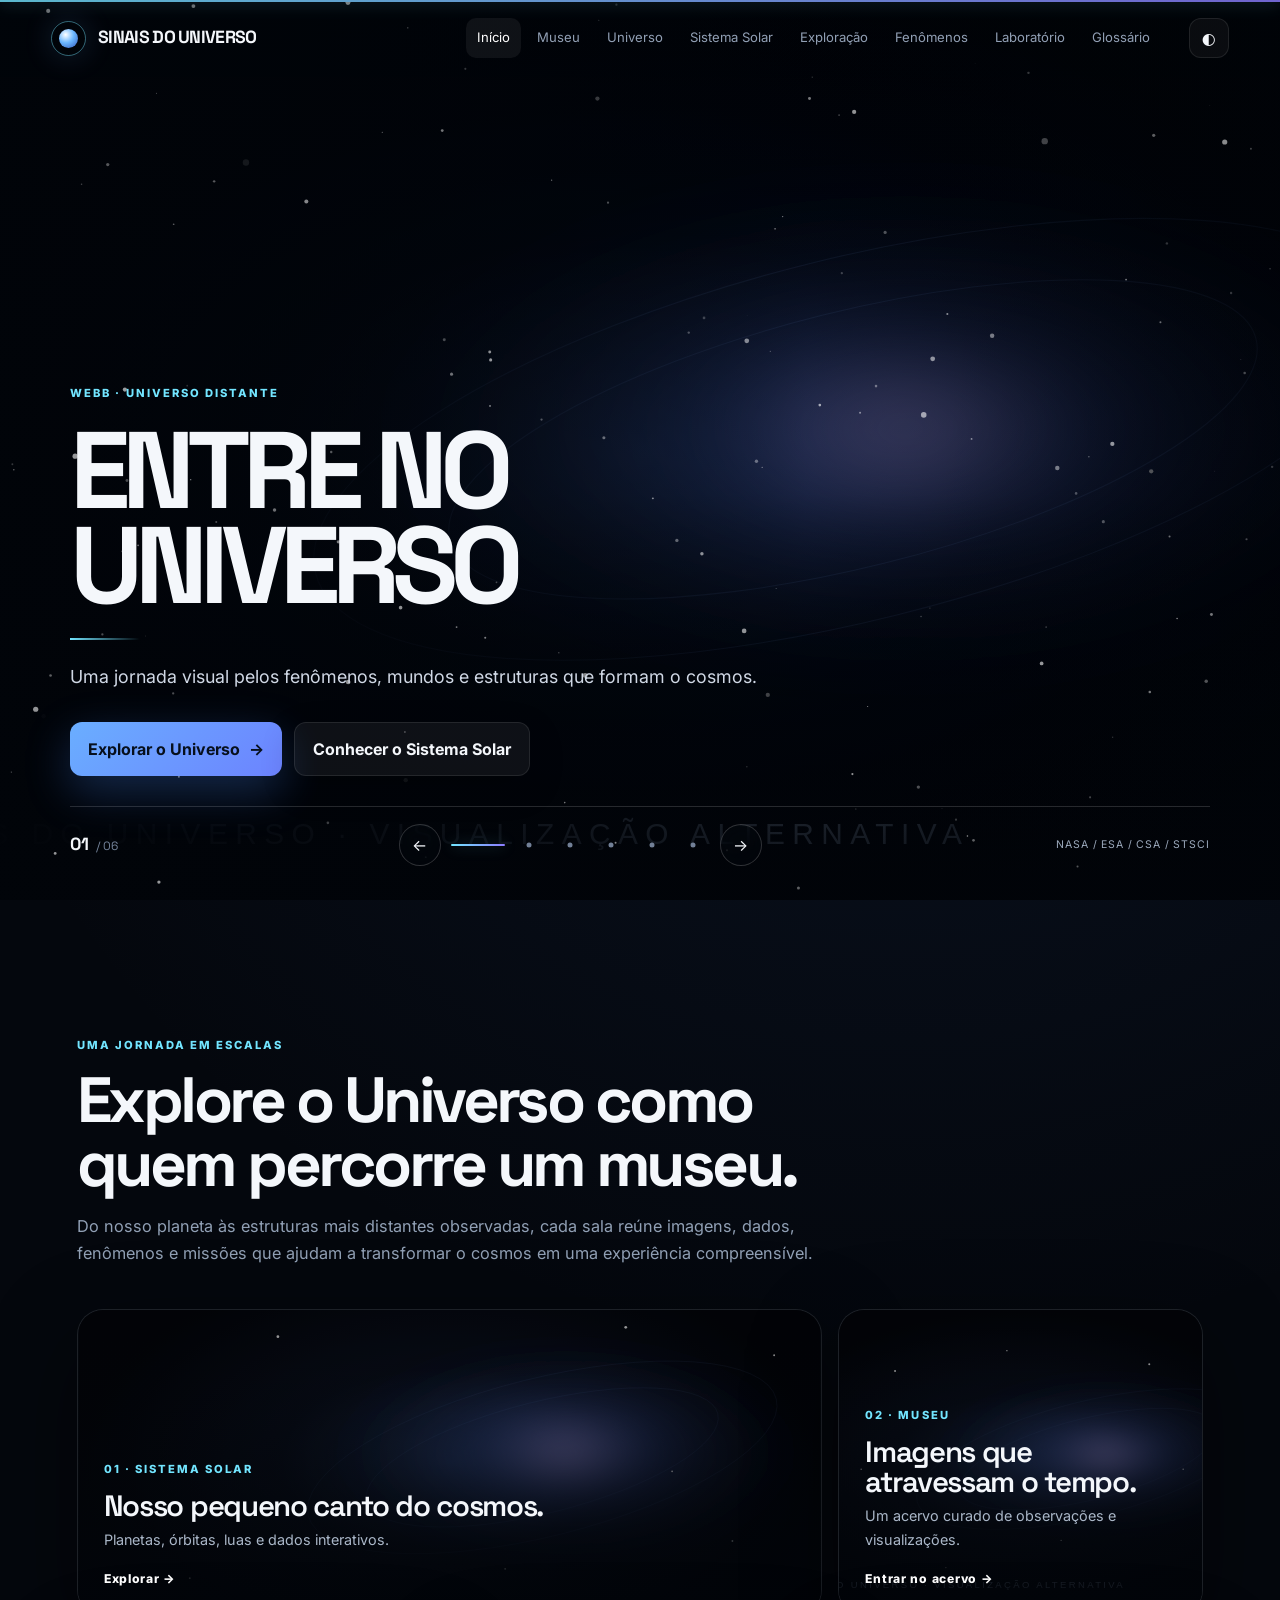
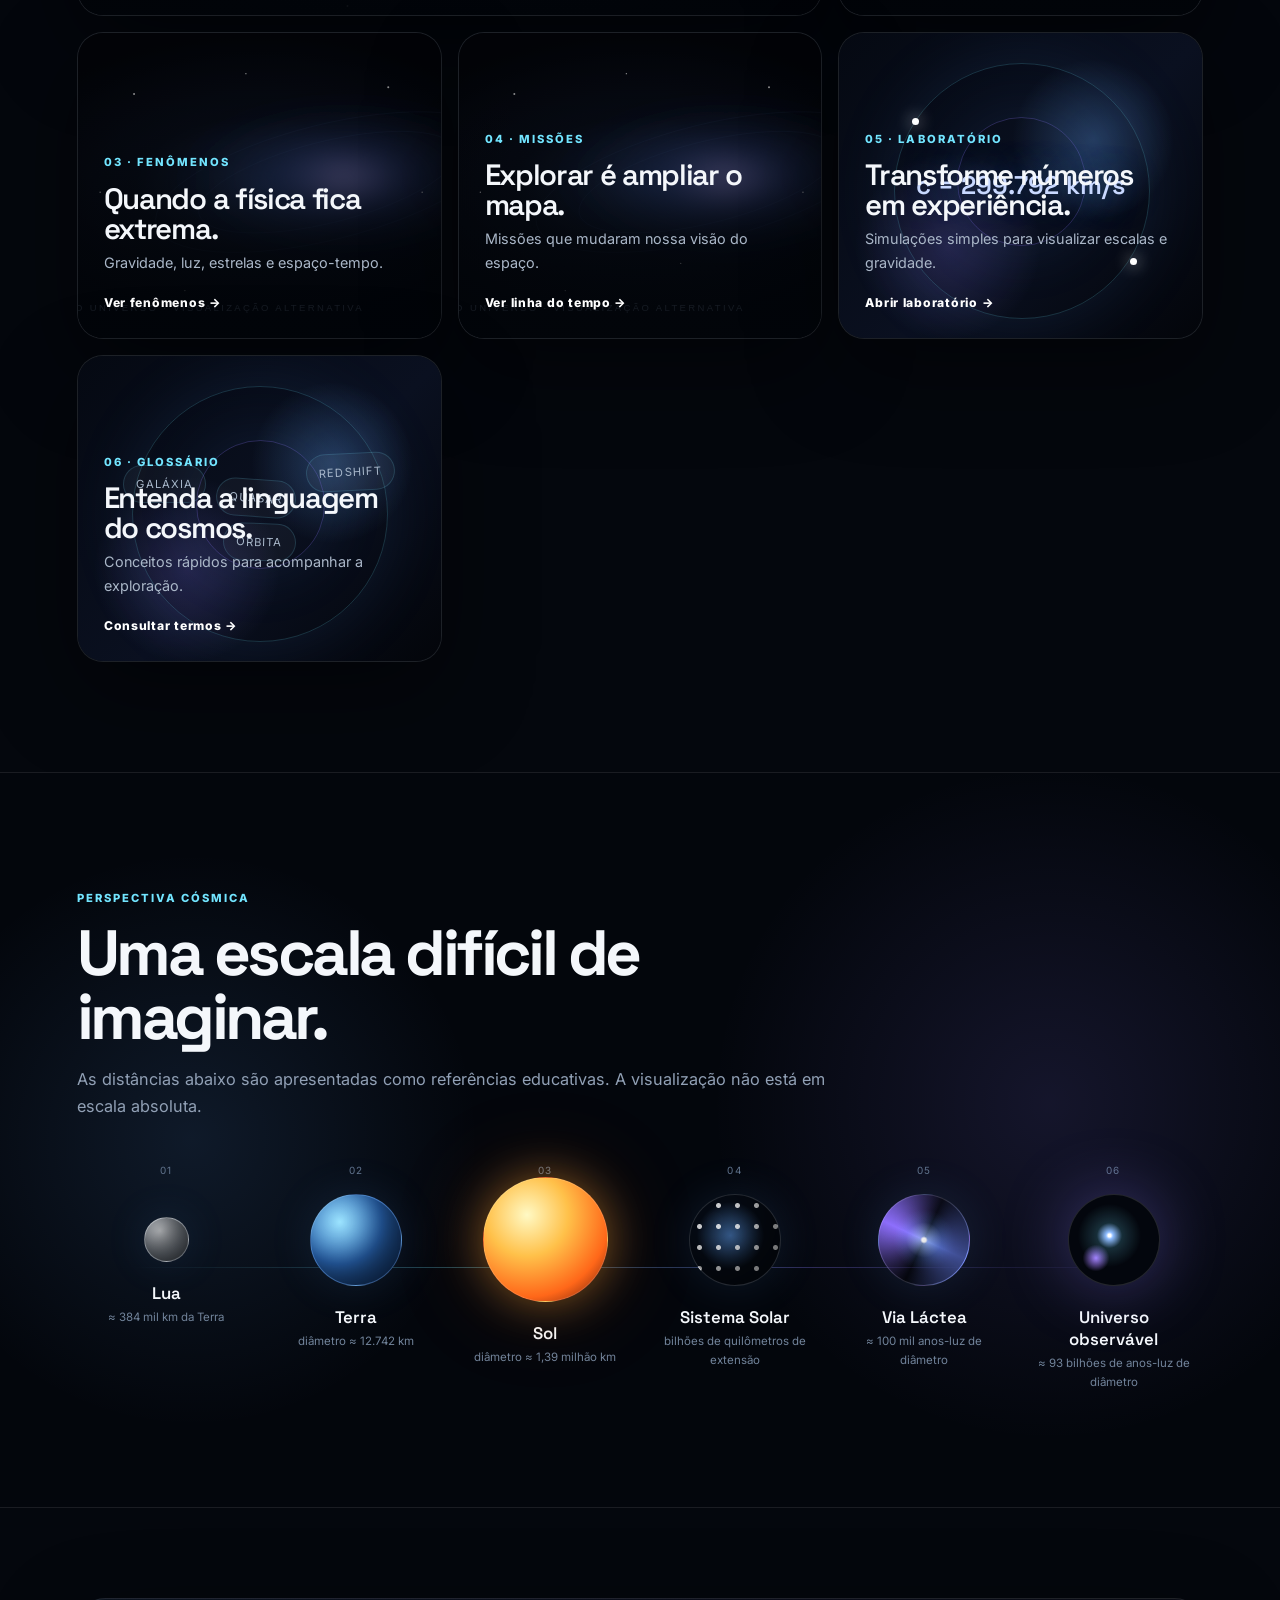
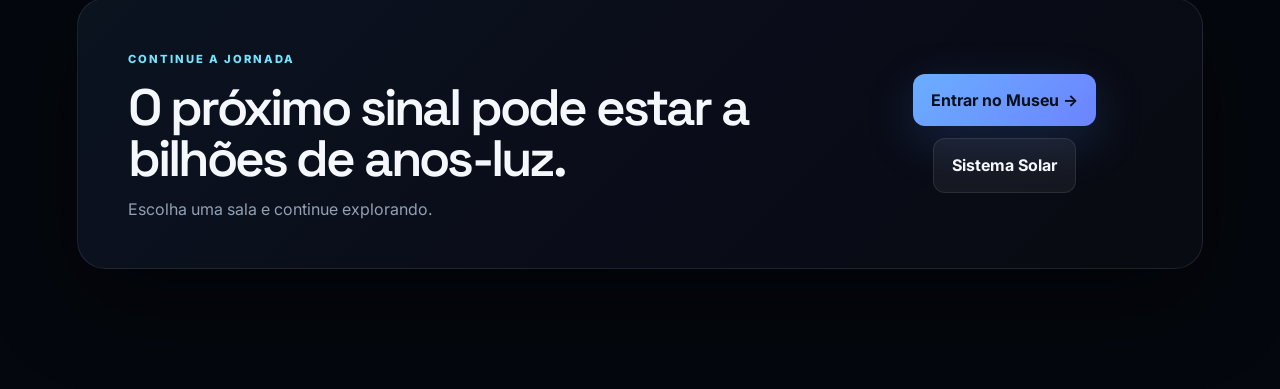
<file: index.html>
<!doctype html>
<html lang="pt-BR">
<head>
<meta charset="utf-8">
<meta name="viewport" content="width=device-width,initial-scale=1">
<meta name="description" content="Sinais do Universo — museu digital de astronomia, exploração espacial e visualizações científicas.">
<meta name="theme-color" content="#03060d">
<title>Sinais do Universo | Museu Digital de Astronomia</title>
<link rel="preconnect" href="https://assets.science.nasa.gov">
<link rel="preconnect" href="https://images-assets.nasa.gov">
<link rel="stylesheet" href="css/main.css">
</head>
<body>
<a class="skip-link" href="#main-content">Pular para o conteúdo</a>
<div class="progress" id="progressLine" aria-hidden="true"></div>

<header class="topbar">
  <div class="nav-wrap">
    <a class="brand" href="index.html" aria-label="Sinais do Universo — página inicial"><i class="brand-mark"></i>SINAIS DO UNIVERSO</a>
    <nav class="nav" id="nav" aria-label="Navegação principal">
      <a href="index.html">Início</a><a href="pages/museu.html">Museu</a><a href="pages/universo.html">Universo</a>
      <a href="pages/sistema-solar.html">Sistema Solar</a><a href="pages/exploracao.html">Exploração</a>
      <a href="pages/fenomenos.html">Fenômenos</a><a href="pages/laboratorio.html">Laboratório</a><a href="pages/glossario.html">Glossário</a>
    </nav>
    <div class="nav-actions">
      <button class="icon-btn" id="themeBtn" aria-label="Alternar tema" title="Alternar tema">◐</button>
      <button class="menu-btn" id="menuBtn" aria-label="Abrir menu" aria-expanded="false" aria-controls="nav">☰</button>
    </div>
  </div>
</header>

<main id="main-content">
<section class="hero-carousel" id="heroCarousel" aria-roledescription="carrossel" aria-label="Destaques do Universo" tabindex="0">
  <div class="hero-progress" aria-hidden="true"><span id="heroProgressBar"></span></div>
  <div class="hero-slides" id="heroSlides"></div>
  <div class="hero-vignette" aria-hidden="true"></div>
  <div class="hero-stars-layer" aria-hidden="true"><canvas id="starfield"></canvas></div>

  <div class="hero-ui">
    <div class="hero-copy" id="heroCopy"></div>
    <div class="hero-bottom">
      <div class="hero-counter" id="heroCounter" aria-live="polite"></div>
      <div class="hero-controls">
        <button class="hero-arrow" id="heroPrev" aria-label="Slide anterior">←</button>
        <div class="hero-dots" id="heroDots" role="tablist" aria-label="Selecionar destaque"></div>
        <button class="hero-arrow" id="heroNext" aria-label="Próximo slide">→</button>
      </div>
      <div class="hero-credit" id="heroCredit"></div>
    </div>
  </div>
</section>

<section class="section home-intro">
  <div class="section-head reveal">
    <span class="eyebrow">UMA JORNADA EM ESCALAS</span>
    <h2>Explore o Universo como quem percorre um museu.</h2>
    <p>Do nosso planeta às estruturas mais distantes observadas, cada sala reúne imagens, dados, fenômenos e missões que ajudam a transformar o cosmos em uma experiência compreensível.</p>
  </div>
  <div class="explore-grid">
    <a class="explore-card explore-card-wide reveal" href="pages/sistema-solar.html">
      <img src="https://assets.science.nasa.gov/dynamicimage/assets/science/psd/solar/2023/09/o/OSS2-1.jpg?crop=faces%2Cfocalpoint&fit=clip&h=1000&w=1312" alt="Montagem do Sistema Solar" loading="lazy" decoding="async">
      <span class="explore-overlay"></span><div class="explore-copy"><span class="eyebrow">01 · SISTEMA SOLAR</span><h3>Nosso pequeno canto do cosmos.</h3><p>Planetas, órbitas, luas e dados interativos.</p><span class="explore-link">Explorar →</span></div>
    </a>
    <a class="explore-card reveal" href="pages/museu.html">
      <img src="https://assets.science.nasa.gov/dynamicimage/assets/science/missions/webb/science/2022/07/STScI-01G8H1K2BCNATEZSKVRN9Z69SR.png?crop=faces%2Cfocalpoint&fit=clip&h=1200&w=1200" alt="Campo profundo do telescópio James Webb" loading="lazy" decoding="async">
      <span class="explore-overlay"></span><div class="explore-copy"><span class="eyebrow">02 · MUSEU</span><h3>Imagens que atravessam o tempo.</h3><p>Um acervo curado de observações e visualizações.</p><span class="explore-link">Entrar no acervo →</span></div>
    </a>
    <a class="explore-card reveal" href="pages/fenomenos.html">
      <img src="https://images-assets.nasa.gov/image/GSFC_20171208_Archive_e001435/GSFC_20171208_Archive_e001435~orig.jpg" alt="Visualização científica de um buraco negro" loading="lazy" decoding="async">
      <span class="explore-overlay"></span><div class="explore-copy"><span class="eyebrow">03 · FENÔMENOS</span><h3>Quando a física fica extrema.</h3><p>Gravidade, luz, estrelas e espaço-tempo.</p><span class="explore-link">Ver fenômenos →</span></div>
    </a>
    <a class="explore-card reveal" href="pages/exploracao.html">
      <img src="https://images-assets.nasa.gov/image/jwst-rocket/jwst-rocket~orig.jpg" alt="Telescópio James Webb durante o lançamento" loading="lazy" decoding="async">
      <span class="explore-overlay"></span><div class="explore-copy"><span class="eyebrow">04 · MISSÕES</span><h3>Explorar é ampliar o mapa.</h3><p>Missões que mudaram nossa visão do espaço.</p><span class="explore-link">Ver linha do tempo →</span></div>
    </a>
    <a class="explore-card reveal" href="pages/laboratorio.html">
      <div class="explore-art lab-art" aria-hidden="true"><span>c = 299.792 km/s</span><i></i><b></b></div>
      <div class="explore-copy"><span class="eyebrow">05 · LABORATÓRIO</span><h3>Transforme números em experiência.</h3><p>Simulações simples para visualizar escalas e gravidade.</p><span class="explore-link">Abrir laboratório →</span></div>
    </a>
    <a class="explore-card reveal" href="pages/glossario.html">
      <div class="explore-art glossary-art" aria-hidden="true"><span>GALÁXIA</span><span>QUASAR</span><span>REDSHIFT</span><span>ÓRBITA</span></div>
      <div class="explore-copy"><span class="eyebrow">06 · GLOSSÁRIO</span><h3>Entenda a linguagem do cosmos.</h3><p>Conceitos rápidos para acompanhar a exploração.</p><span class="explore-link">Consultar termos →</span></div>
    </a>
  </div>
</section>

<section class="scale-section">
  <div class="scale-backdrop" aria-hidden="true"></div>
  <div class="section scale-inner">
    <div class="section-head reveal"><span class="eyebrow">PERSPECTIVA CÓSMICA</span><h2>Uma escala difícil de imaginar.</h2><p>As distâncias abaixo são apresentadas como referências educativas. A visualização não está em escala absoluta.</p></div>
    <div class="scale-track">
      <article class="scale-node reveal"><span class="scale-index">01</span><div class="scale-orb moon-orb"></div><strong>Lua</strong><small>≈ 384 mil km da Terra</small></article>
      <article class="scale-node reveal"><span class="scale-index">02</span><div class="scale-orb earth-orb"></div><strong>Terra</strong><small>diâmetro ≈ 12.742 km</small></article>
      <article class="scale-node reveal"><span class="scale-index">03</span><div class="scale-orb sun-orb"></div><strong>Sol</strong><small>diâmetro ≈ 1,39 milhão km</small></article>
      <article class="scale-node reveal"><span class="scale-index">04</span><div class="scale-orb system-orb"></div><strong>Sistema Solar</strong><small>bilhões de quilômetros de extensão</small></article>
      <article class="scale-node reveal"><span class="scale-index">05</span><div class="scale-orb galaxy-orb"></div><strong>Via Láctea</strong><small>≈ 100 mil anos-luz de diâmetro</small></article>
      <article class="scale-node reveal"><span class="scale-index">06</span><div class="scale-orb universe-orb"></div><strong>Universo observável</strong><small>≈ 93 bilhões de anos-luz de diâmetro</small></article>
    </div>
  </div>
</section>

<section class="section final-cta">
  <div class="cta-panel reveal">
    <div><span class="eyebrow">CONTINUE A JORNADA</span><h2>O próximo sinal pode estar a bilhões de anos-luz.</h2><p>Escolha uma sala e continue explorando.</p></div>
    <div class="hero-actions"><a class="btn primary" href="pages/museu.html">Entrar no Museu →</a><a class="btn" href="pages/sistema-solar.html">Sistema Solar</a></div>
  </div>
</section>
</main>
<script src="js/data.js"></script>
<script src="js/main.js"></script>
</body>
</html>
</file>
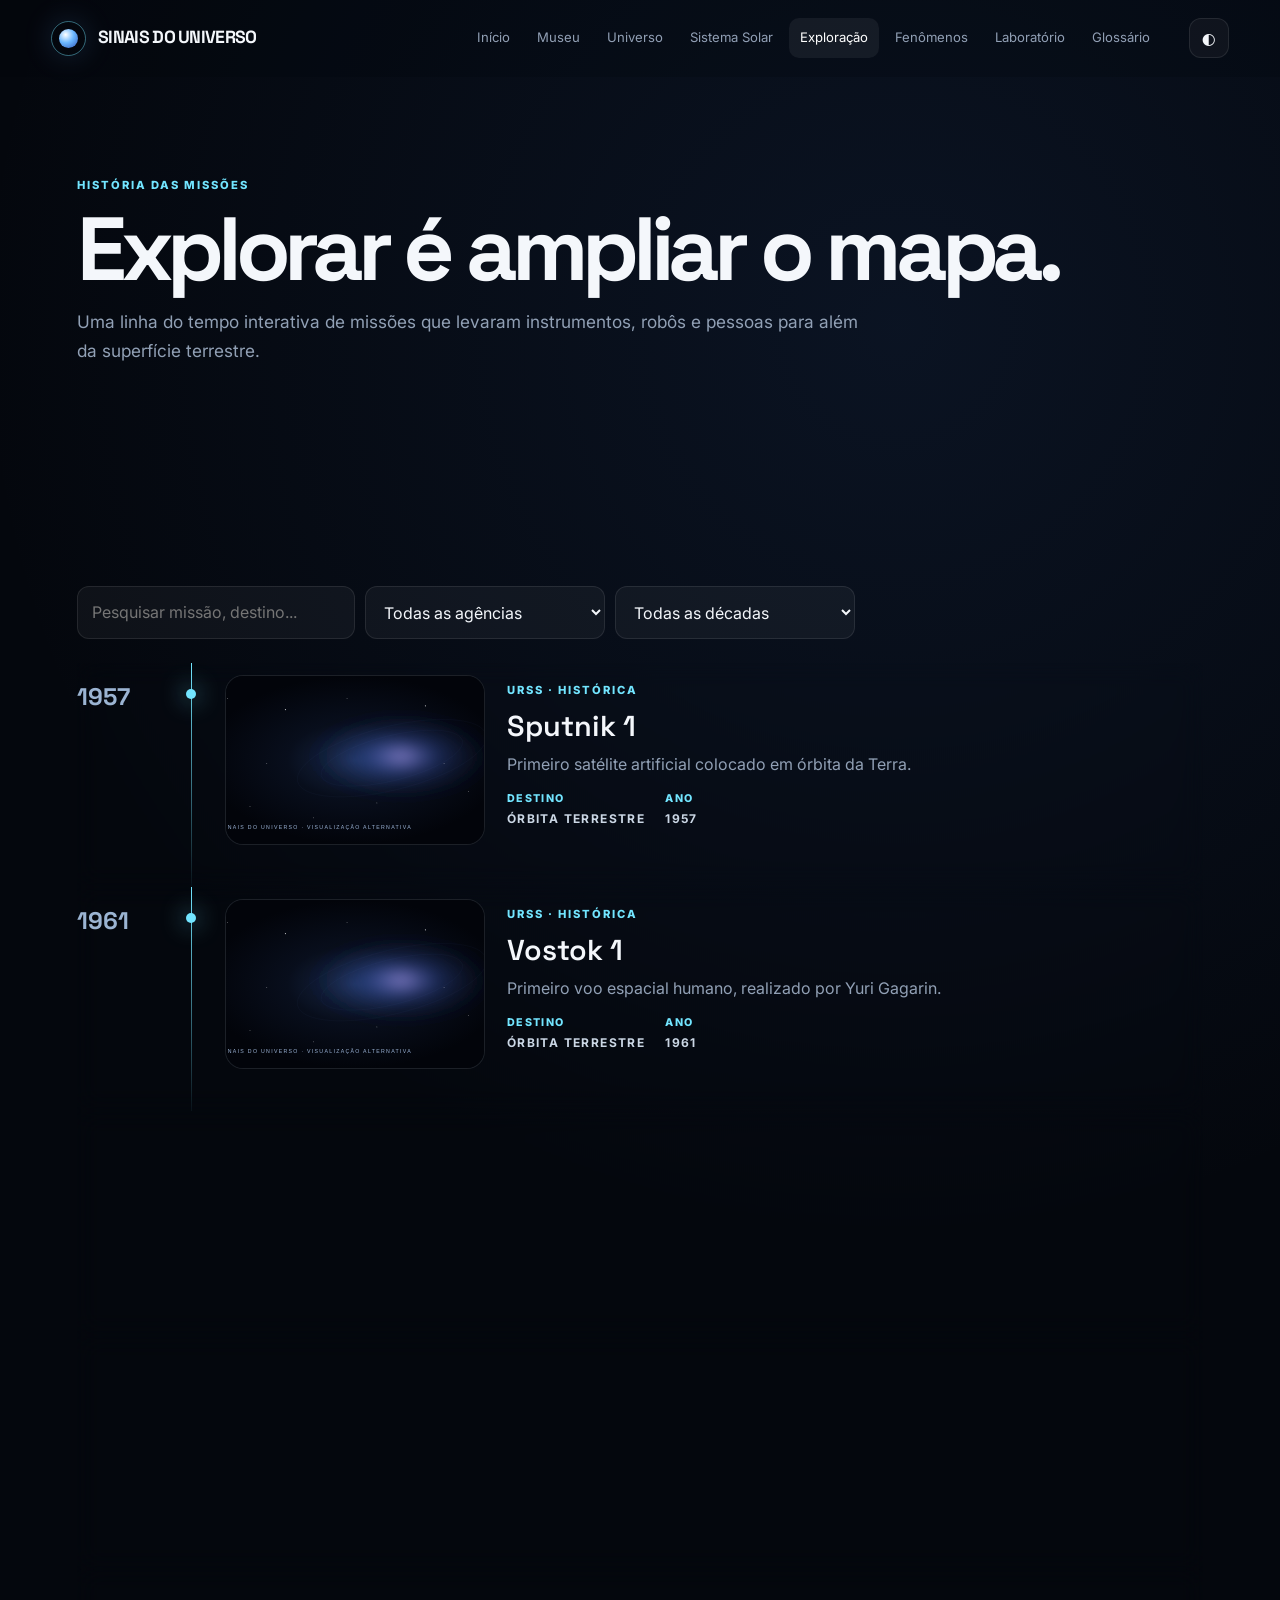
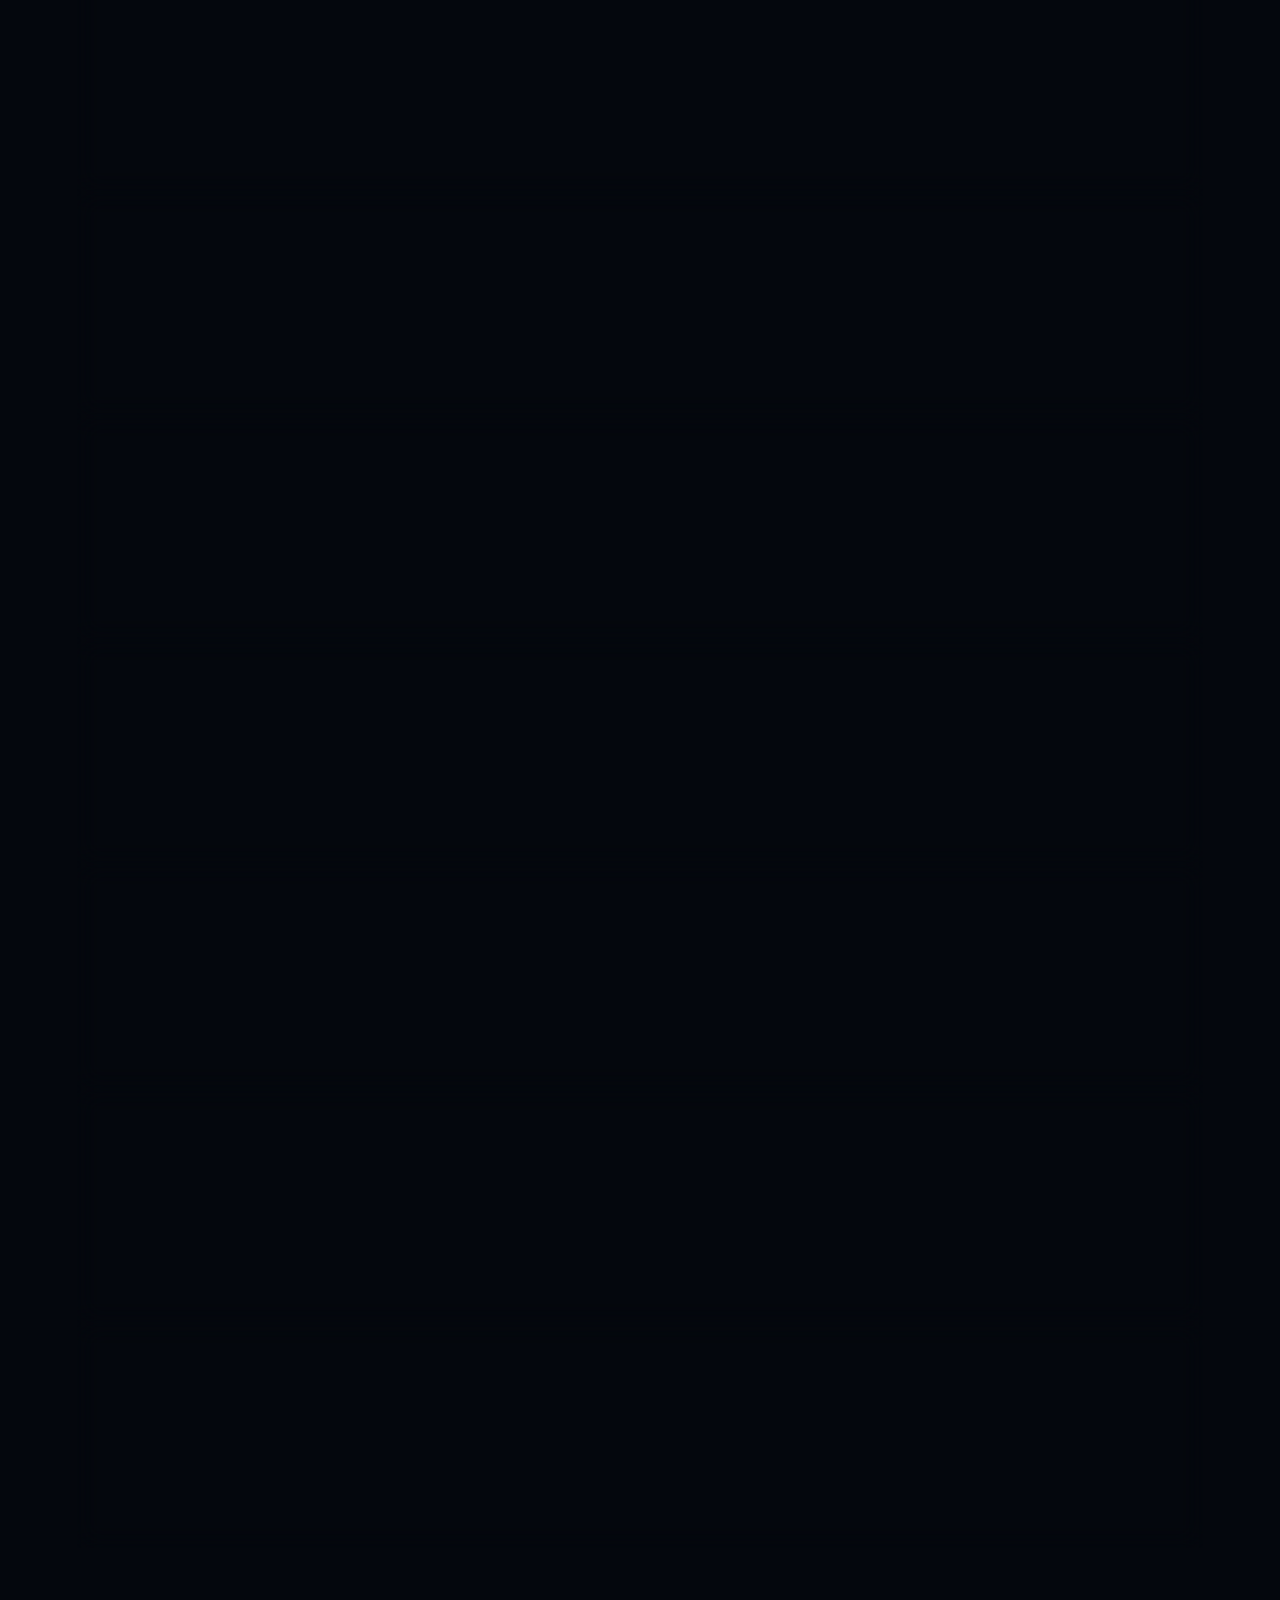
<file: pages/exploracao.html>
<!doctype html><html lang="pt-BR"><head><meta charset="utf-8"><meta name="viewport" content="width=device-width,initial-scale=1"><title>Exploração | Sinais do Universo</title><link rel="stylesheet" href="../css/main.css"></head><body><div class="progress" id="progressLine"></div><header class="topbar"><div class="nav-wrap"><a class="brand" href="../index.html"><i class="brand-mark"></i>SINAIS DO UNIVERSO</a><nav class="nav" id="nav"><a href="../index.html">Início</a><a href="museu.html">Museu</a><a href="universo.html">Universo</a><a href="sistema-solar.html">Sistema Solar</a><a href="exploracao.html">Exploração</a><a href="fenomenos.html">Fenômenos</a><a href="laboratorio.html">Laboratório</a><a href="glossario.html">Glossário</a></nav><div class="nav-actions"><button class="icon-btn" id="themeBtn">◐</button><button class="menu-btn" id="menuBtn">☰</button></div></div></header><main><section class="page-hero"><span class="eyebrow">HISTÓRIA DAS MISSÕES</span><h1>Explorar é ampliar o mapa.</h1><p>Uma linha do tempo interativa de missões que levaram instrumentos, robôs e pessoas para além da superfície terrestre.</p></section><section class="section"><div class="controls"><input class="search" id="missionSearch" placeholder="Pesquisar missão, destino..."/><select class="select" id="missionAgency"><option value="all">Todas as agências</option><option>NASA</option><option>ESA</option><option>JAXA</option><option>URSS</option></select><select class="select" id="missionYear"></select></div><div class="mission-grid" id="missionGrid"></div></section></main><script src="../js/data.js"></script><script src="../js/main.js"></script></body></html>
</file>
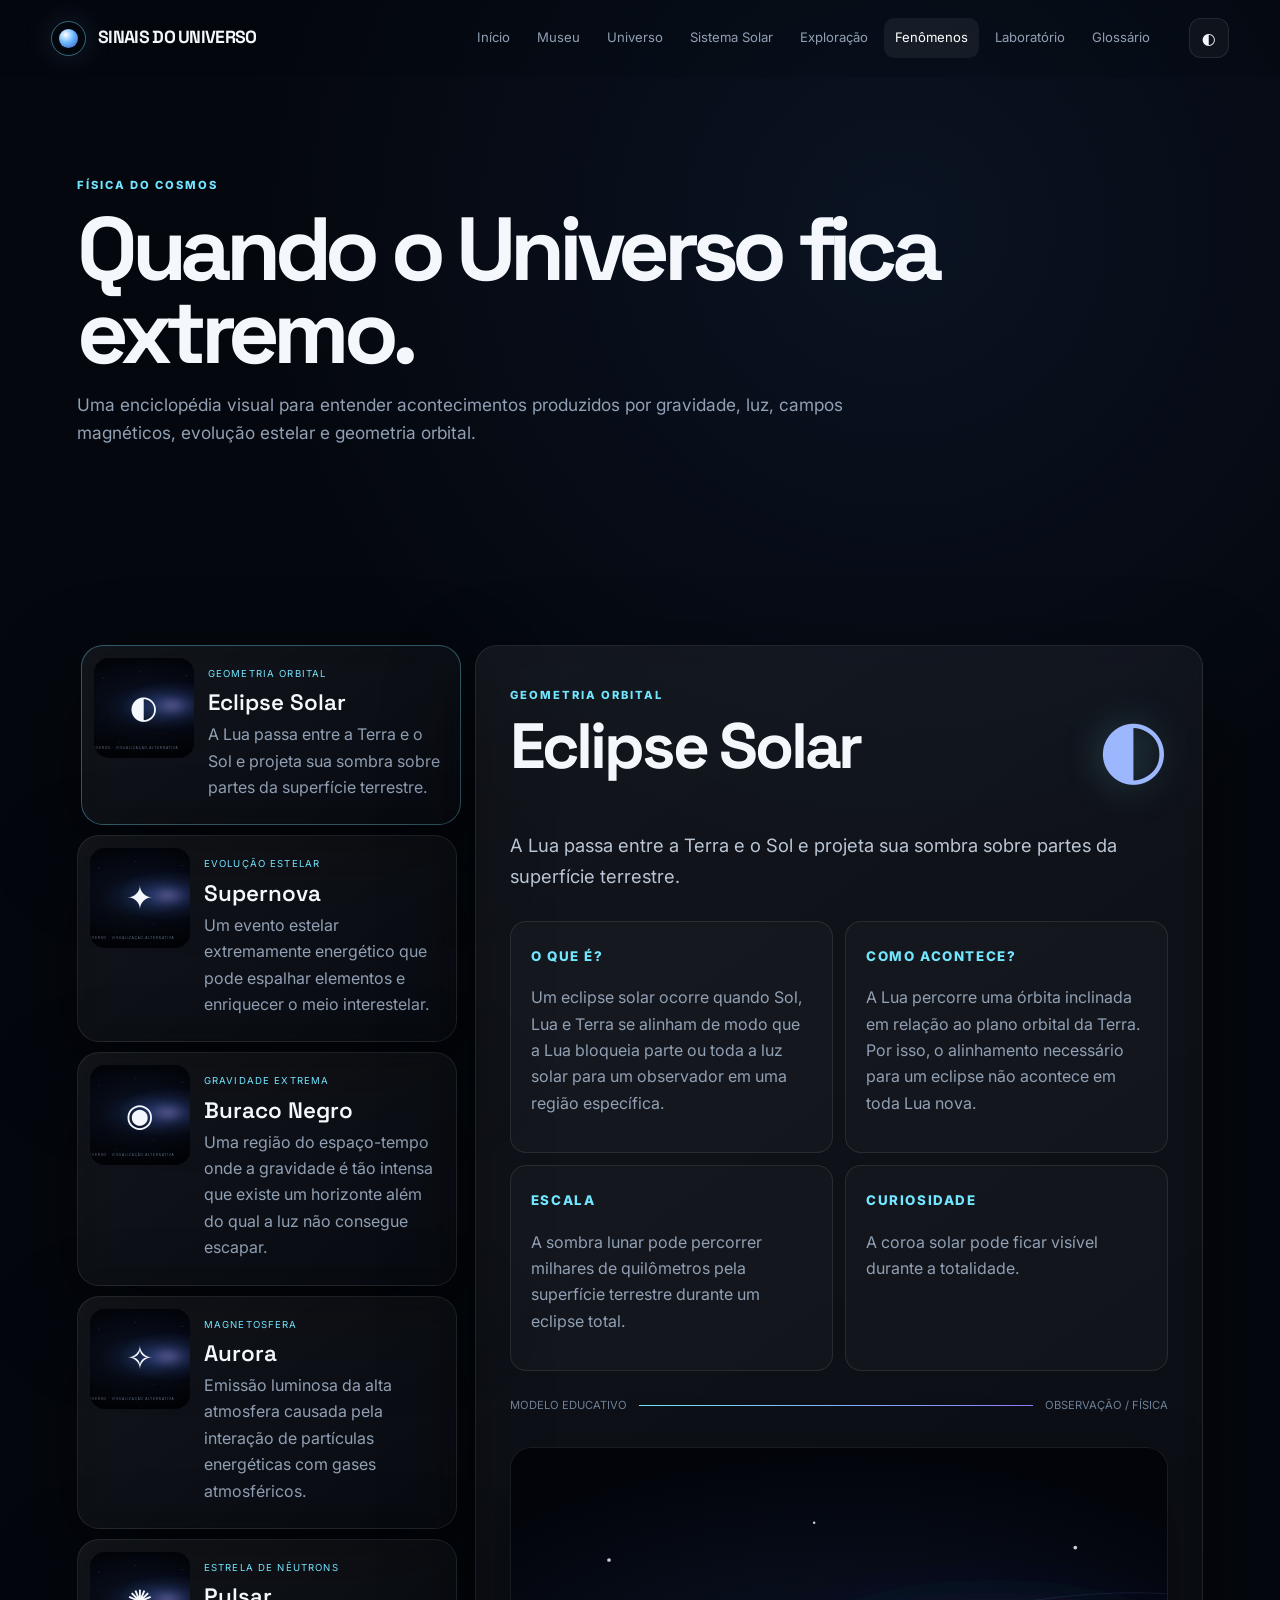
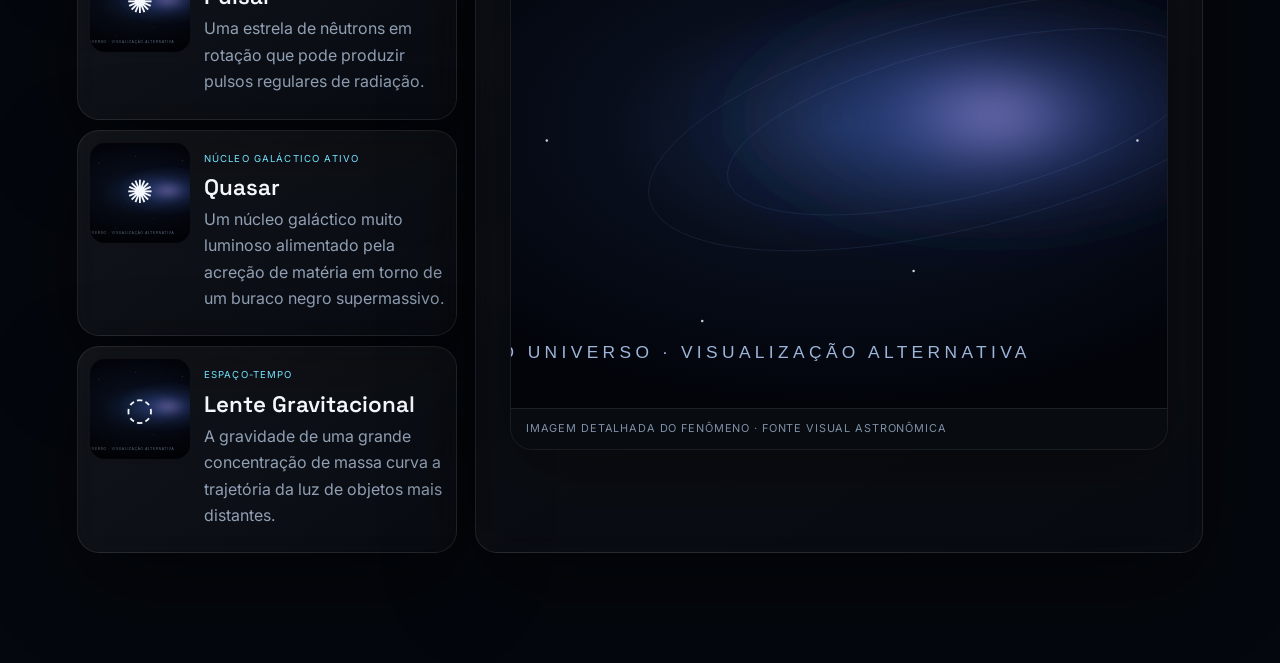
<file: pages/fenomenos.html>
<!doctype html><html lang="pt-BR"><head><meta charset="utf-8"><meta name="viewport" content="width=device-width,initial-scale=1"><title>Fenômenos | Sinais do Universo</title><link rel="stylesheet" href="../css/main.css"></head><body><div class="progress" id="progressLine"></div><header class="topbar"><div class="nav-wrap"><a class="brand" href="../index.html"><i class="brand-mark"></i>SINAIS DO UNIVERSO</a><nav class="nav" id="nav"><a href="../index.html">Início</a><a href="museu.html">Museu</a><a href="universo.html">Universo</a><a href="sistema-solar.html">Sistema Solar</a><a href="exploracao.html">Exploração</a><a href="fenomenos.html">Fenômenos</a><a href="laboratorio.html">Laboratório</a><a href="glossario.html">Glossário</a></nav><div class="nav-actions"><button class="icon-btn" id="themeBtn">◐</button><button class="menu-btn" id="menuBtn">☰</button></div></div></header><main><section class="page-hero"><span class="eyebrow">FÍSICA DO COSMOS</span><h1>Quando o Universo fica extremo.</h1><p>Uma enciclopédia visual para entender acontecimentos produzidos por gravidade, luz, campos magnéticos, evolução estelar e geometria orbital.</p></section><section class="section"><div class="phenomena-layout"><div class="phenomena-grid" id="phenomenaGrid"></div><article class="panel phenomenon-detail" id="phenomenaDetail"></article></div></section></main><script src="../js/data.js"></script><script src="../js/main.js"></script></body></html>
</file>
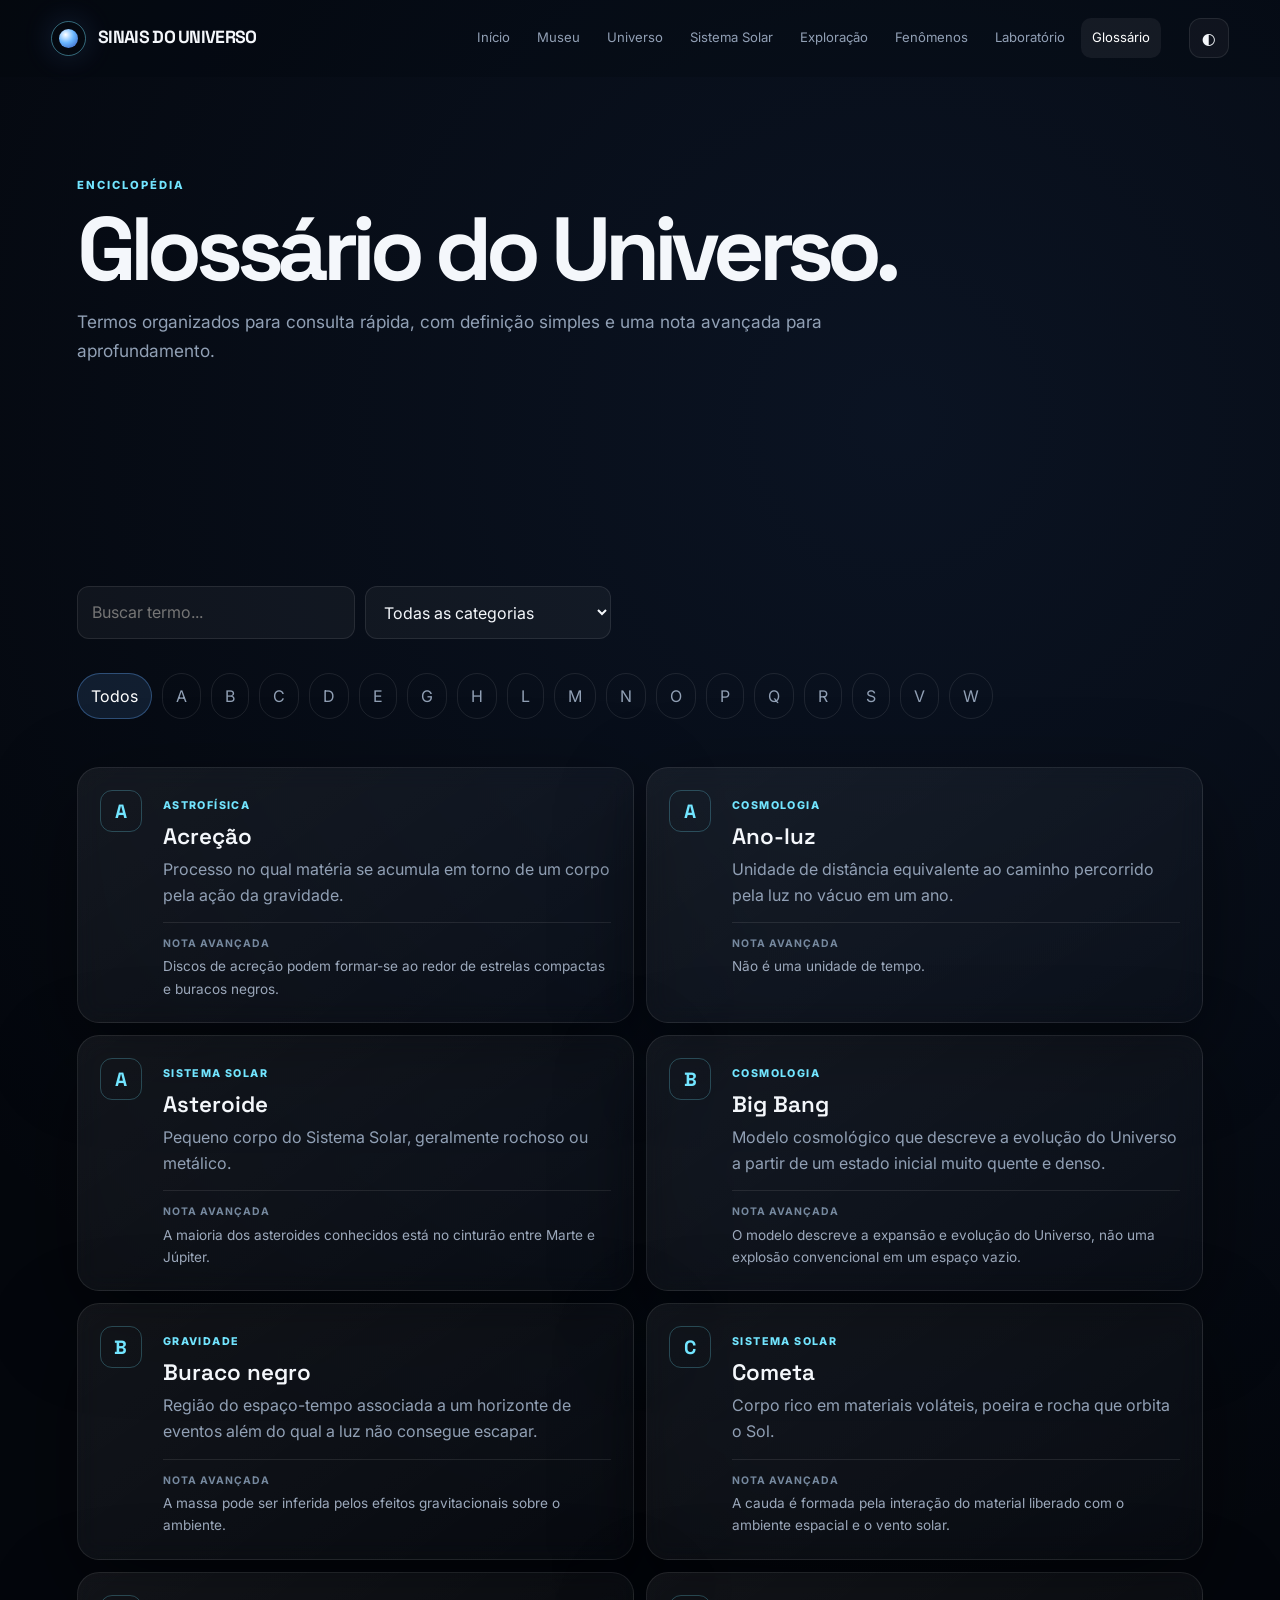
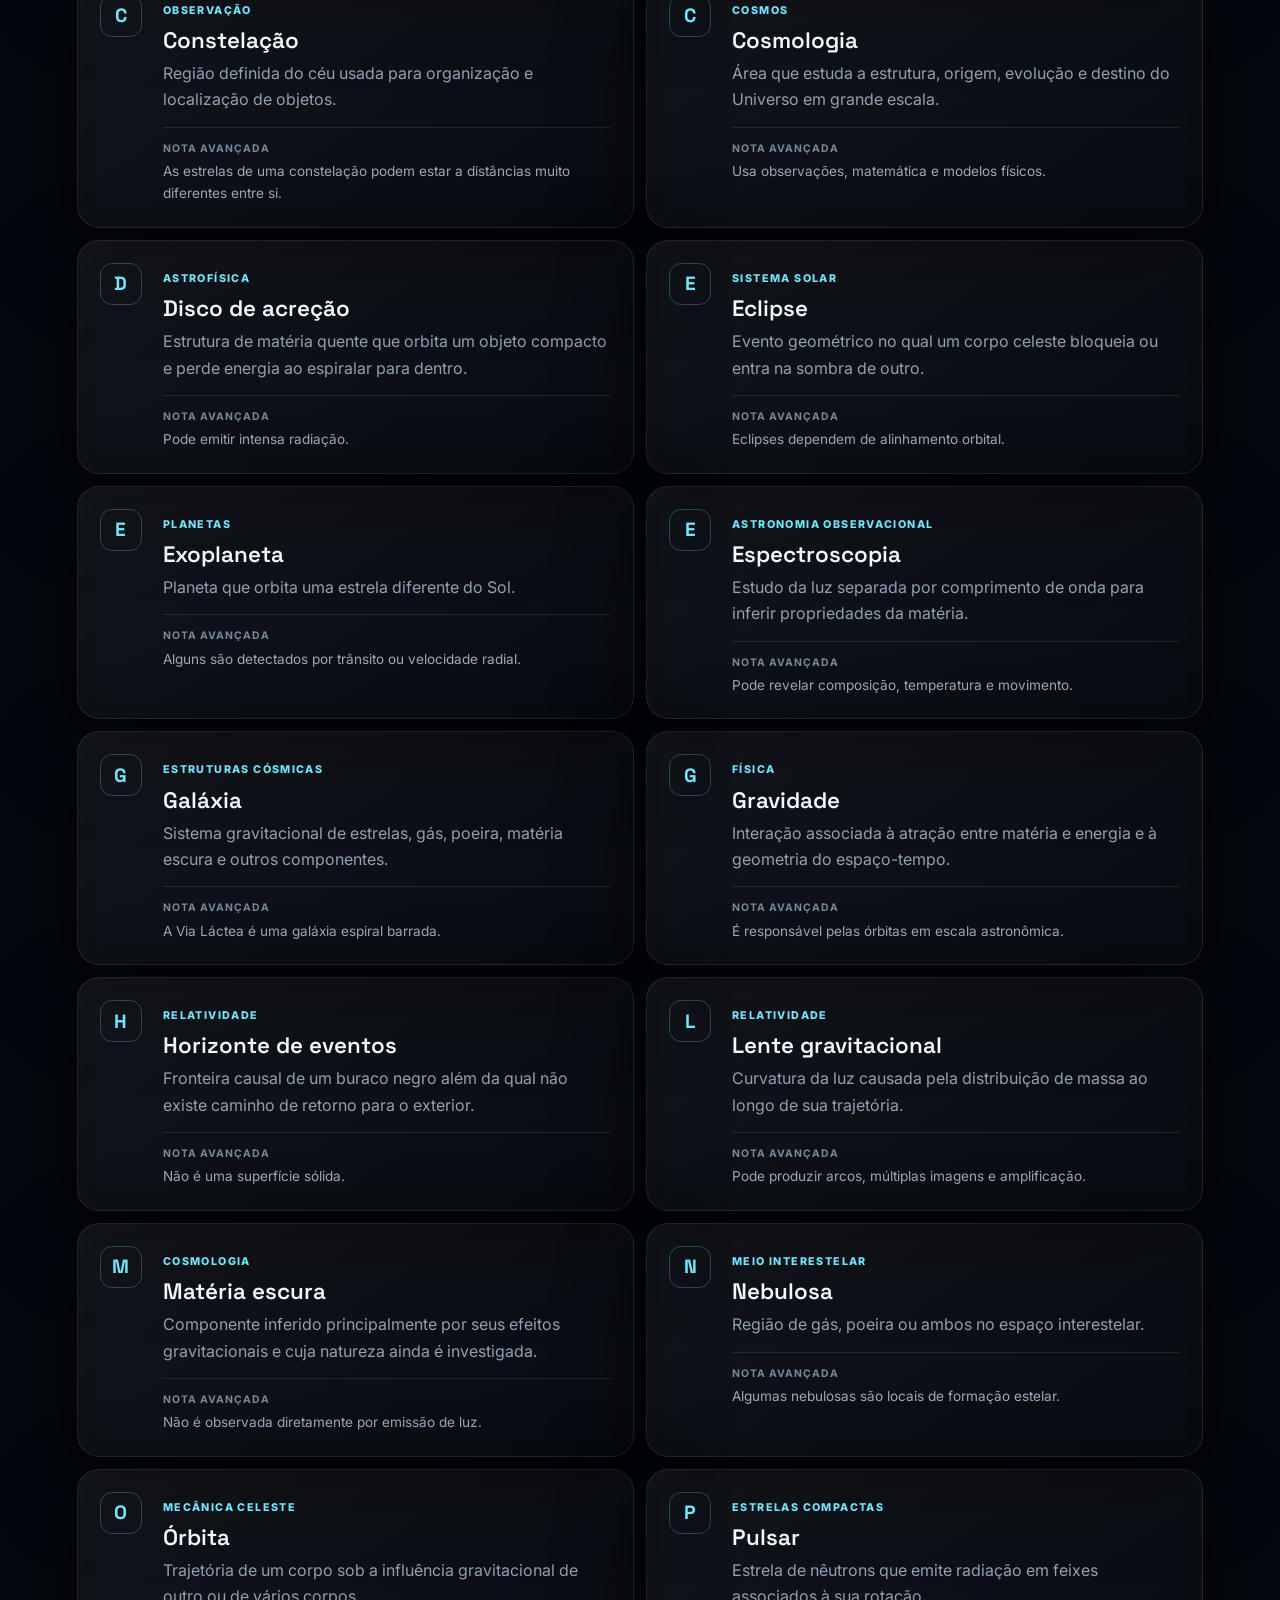
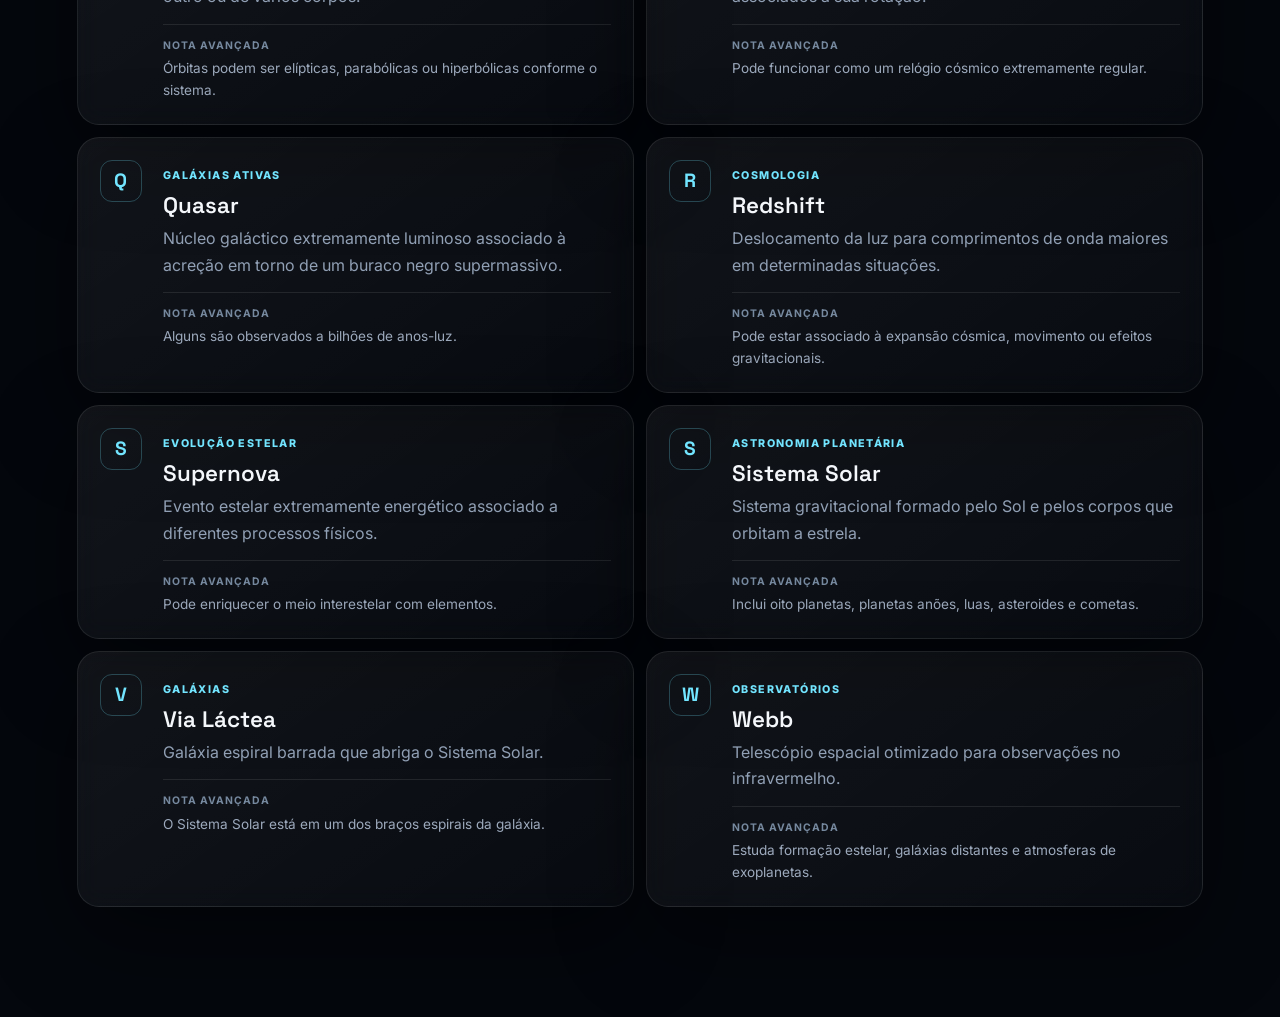
<file: pages/glossario.html>
<!doctype html><html lang="pt-BR"><head><meta charset="utf-8"><meta name="viewport" content="width=device-width,initial-scale=1"><title>Glossário | Sinais do Universo</title><link rel="stylesheet" href="../css/main.css"></head><body><div class="progress" id="progressLine"></div><header class="topbar"><div class="nav-wrap"><a class="brand" href="../index.html"><i class="brand-mark"></i>SINAIS DO UNIVERSO</a><nav class="nav" id="nav"><a href="../index.html">Início</a><a href="museu.html">Museu</a><a href="universo.html">Universo</a><a href="sistema-solar.html">Sistema Solar</a><a href="exploracao.html">Exploração</a><a href="fenomenos.html">Fenômenos</a><a href="laboratorio.html">Laboratório</a><a href="glossario.html">Glossário</a></nav><div class="nav-actions"><button class="icon-btn" id="themeBtn">◐</button><button class="menu-btn" id="menuBtn">☰</button></div></div></header><main><section class="page-hero"><span class="eyebrow">ENCICLOPÉDIA</span><h1>Glossário do Universo.</h1><p>Termos organizados para consulta rápida, com definição simples e uma nota avançada para aprofundamento.</p></section><section class="section"><div class="controls"><input class="search" id="glossarySearch" placeholder="Buscar termo..."/><select class="select" id="glossaryCategory"></select><div class="controls" id="glossaryLetters"></div></div><div class="glossary-grid" id="glossaryGrid"></div></section></main><script src="../js/data.js"></script><script src="../js/main.js"></script></body></html>
</file>
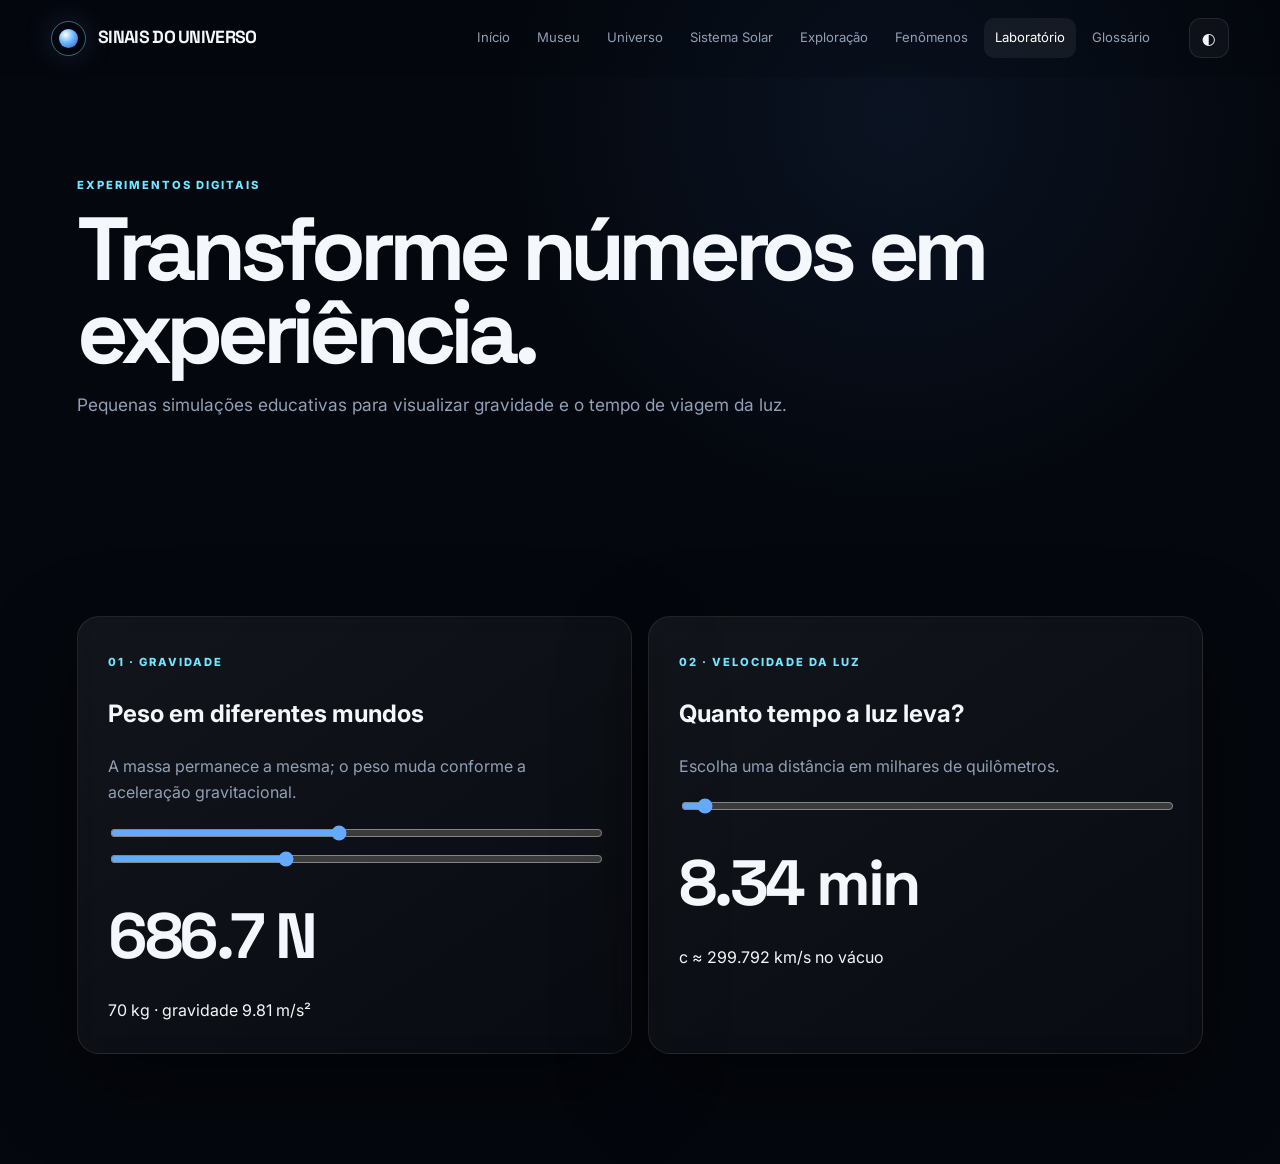
<file: pages/laboratorio.html>
<!doctype html><html lang="pt-BR"><head><meta charset="utf-8"><meta name="viewport" content="width=device-width,initial-scale=1"><title>Laboratório | Sinais do Universo</title><link rel="stylesheet" href="../css/main.css"></head><body><div class="progress" id="progressLine"></div><header class="topbar"><div class="nav-wrap"><a class="brand" href="../index.html"><i class="brand-mark"></i>SINAIS DO UNIVERSO</a><nav class="nav" id="nav"><a href="../index.html">Início</a><a href="museu.html">Museu</a><a href="universo.html">Universo</a><a href="sistema-solar.html">Sistema Solar</a><a href="exploracao.html">Exploração</a><a href="fenomenos.html">Fenômenos</a><a href="laboratorio.html">Laboratório</a><a href="glossario.html">Glossário</a></nav><div class="nav-actions"><button class="icon-btn" id="themeBtn">◐</button><button class="menu-btn" id="menuBtn">☰</button></div></div></header><main><section class="page-hero"><span class="eyebrow">EXPERIMENTOS DIGITAIS</span><h1>Transforme números em experiência.</h1><p>Pequenas simulações educativas para visualizar gravidade e o tempo de viagem da luz.</p></section><section class="section"><div class="lab-grid"><article class="panel lab-card"><span class="eyebrow">01 · GRAVIDADE</span><h2>Peso em diferentes mundos</h2><p style="color:var(--muted)">A massa permanece a mesma; o peso muda conforme a aceleração gravitacional.</p><input class="range" id="labMass" type="range" min="1" max="150" value="70"><input class="range" id="labGravity" type="range" min="1.62" max="24.79" step=".01" value="9.81"><div class="lab-result" id="labWeight">686,7 N</div><span id="labPlanet">70 kg · gravidade 9,81 m/s²</span></article><article class="panel lab-card"><span class="eyebrow">02 · VELOCIDADE DA LUZ</span><h2>Quanto tempo a luz leva?</h2><p style="color:var(--muted)">Escolha uma distância em milhares de quilômetros.</p><input class="range" id="lightDistance" type="range" min="1000" max="4500000000" step="1000000" value="149600000"><div class="lab-result" id="lightOutput">8,31 min</div><span>c ≈ 299.792 km/s no vácuo</span></article></div></section></main><script src="../js/data.js"></script><script src="../js/main.js"></script></body></html>
</file>
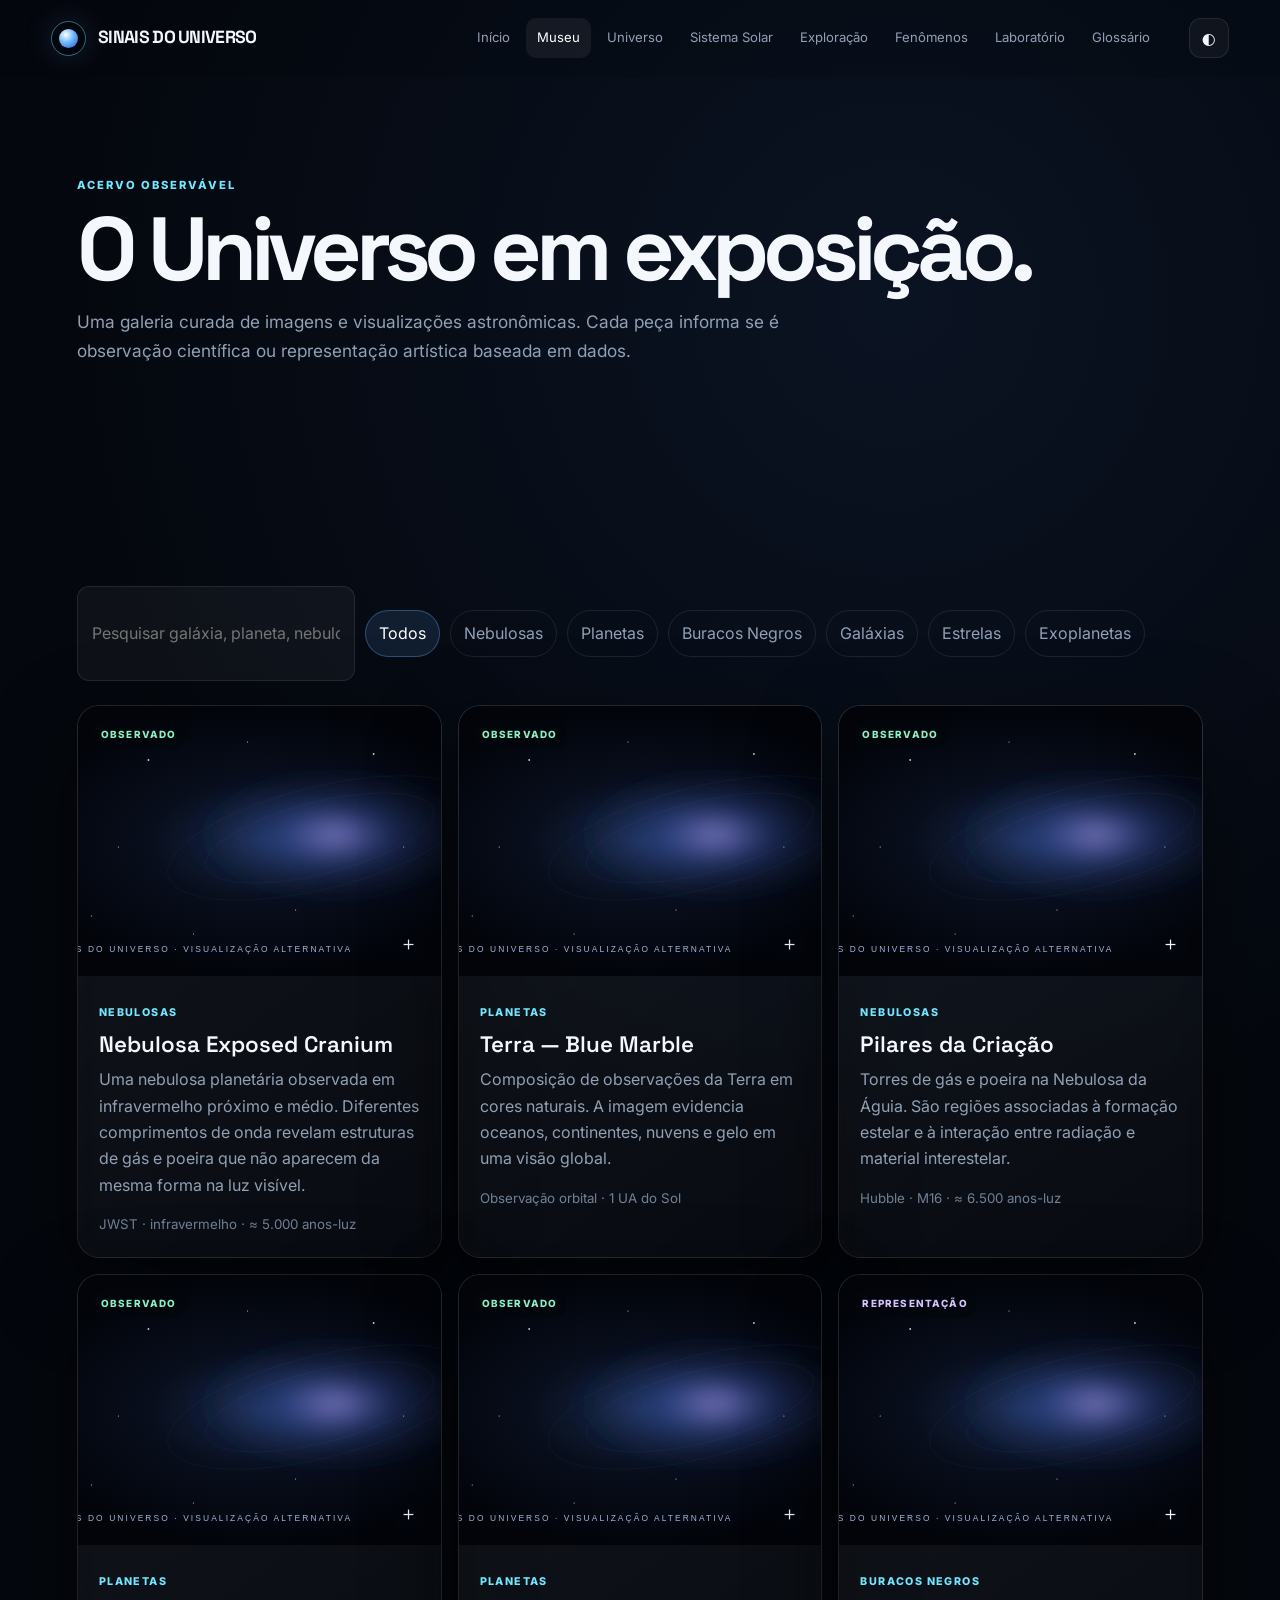
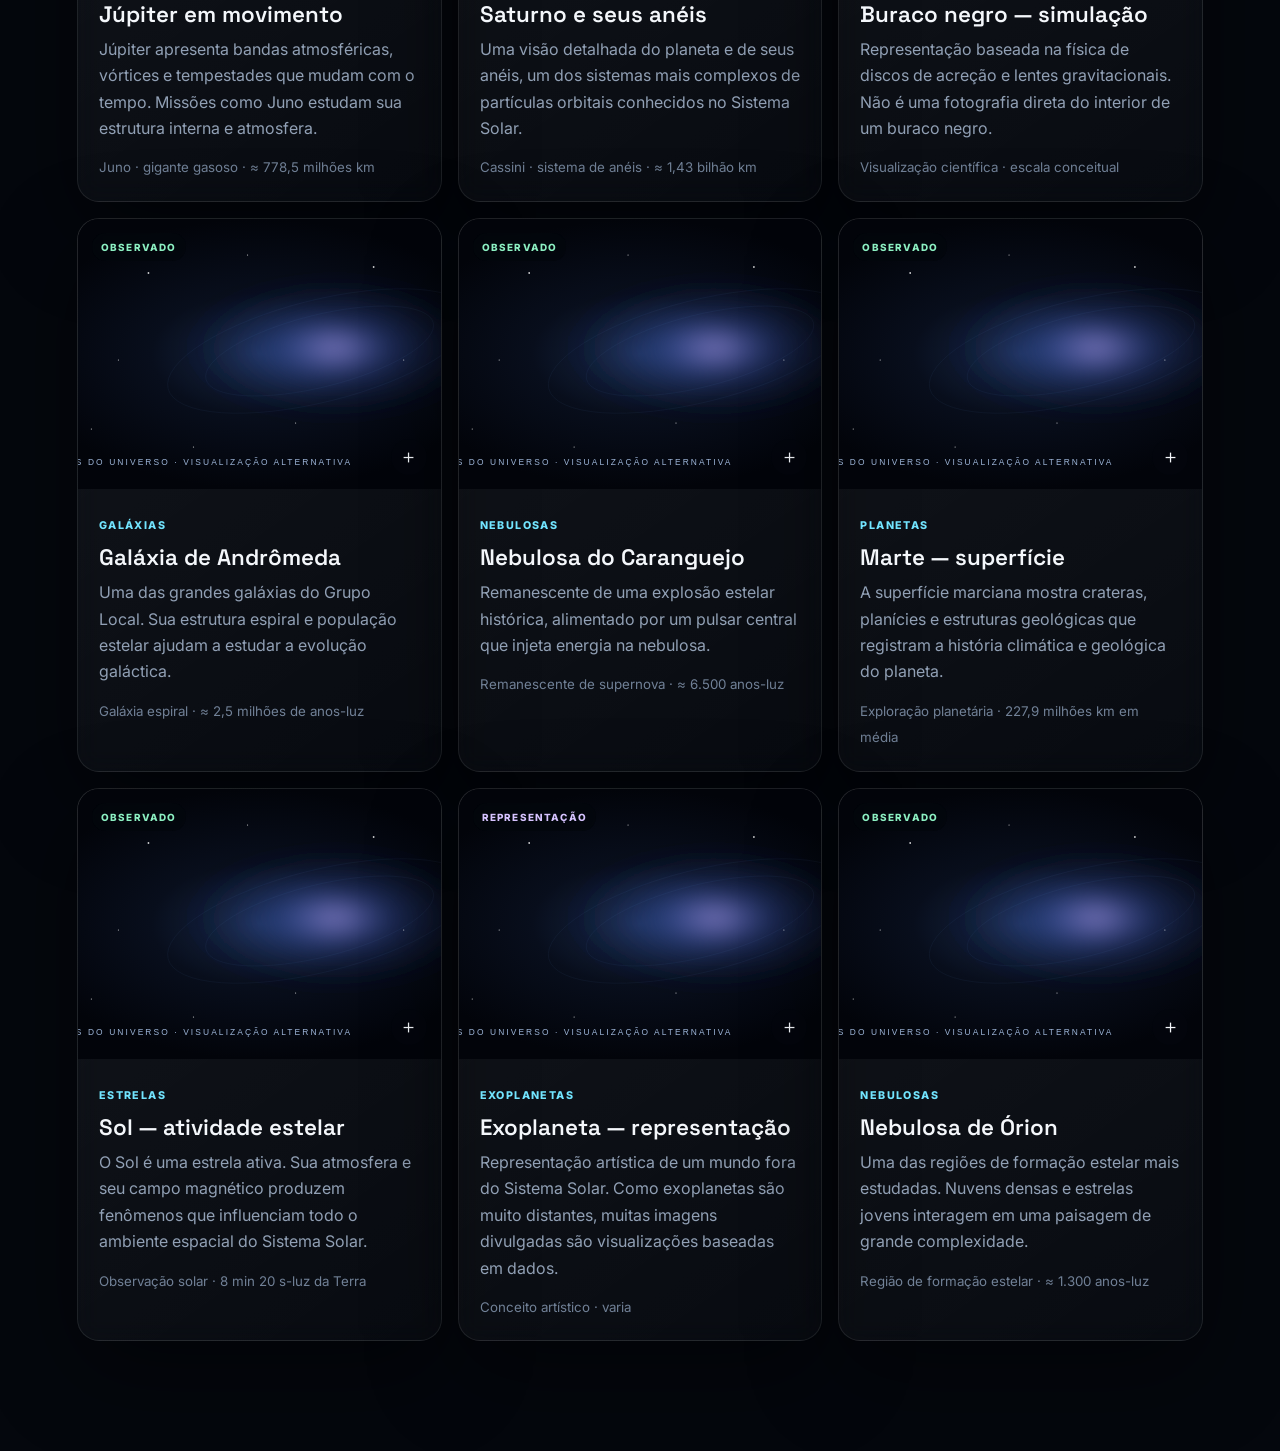
<file: pages/museu.html>
<!doctype html><html lang="pt-BR"><head><meta charset="utf-8"><meta name="viewport" content="width=device-width,initial-scale=1"><title>Museu | Sinais do Universo</title><link rel="stylesheet" href="../css/main.css"></head><body><div class="progress" id="progressLine"></div><header class="topbar"><div class="nav-wrap"><a class="brand" href="../index.html"><i class="brand-mark"></i>SINAIS DO UNIVERSO</a><nav class="nav" id="nav"><a href="../index.html">Início</a><a href="museu.html">Museu</a><a href="universo.html">Universo</a><a href="sistema-solar.html">Sistema Solar</a><a href="exploracao.html">Exploração</a><a href="fenomenos.html">Fenômenos</a><a href="laboratorio.html">Laboratório</a><a href="glossario.html">Glossário</a></nav><div class="nav-actions"><button class="icon-btn" id="themeBtn">◐</button><button class="menu-btn" id="menuBtn">☰</button></div></div></header><main><section class="page-hero"><span class="eyebrow">ACERVO OBSERVÁVEL</span><h1>O Universo em exposição.</h1><p>Uma galeria curada de imagens e visualizações astronômicas. Cada peça informa se é observação científica ou representação artística baseada em dados.</p></section><section class="section"><div class="controls"><input class="search" id="museumSearch" placeholder="Pesquisar galáxia, planeta, nebulosa..."><div class="controls" id="museumFilters"></div></div><div class="museum-grid" id="museumGrid"></div></section></main><script src="../js/data.js"></script><script src="../js/main.js"></script></body></html>
</file>
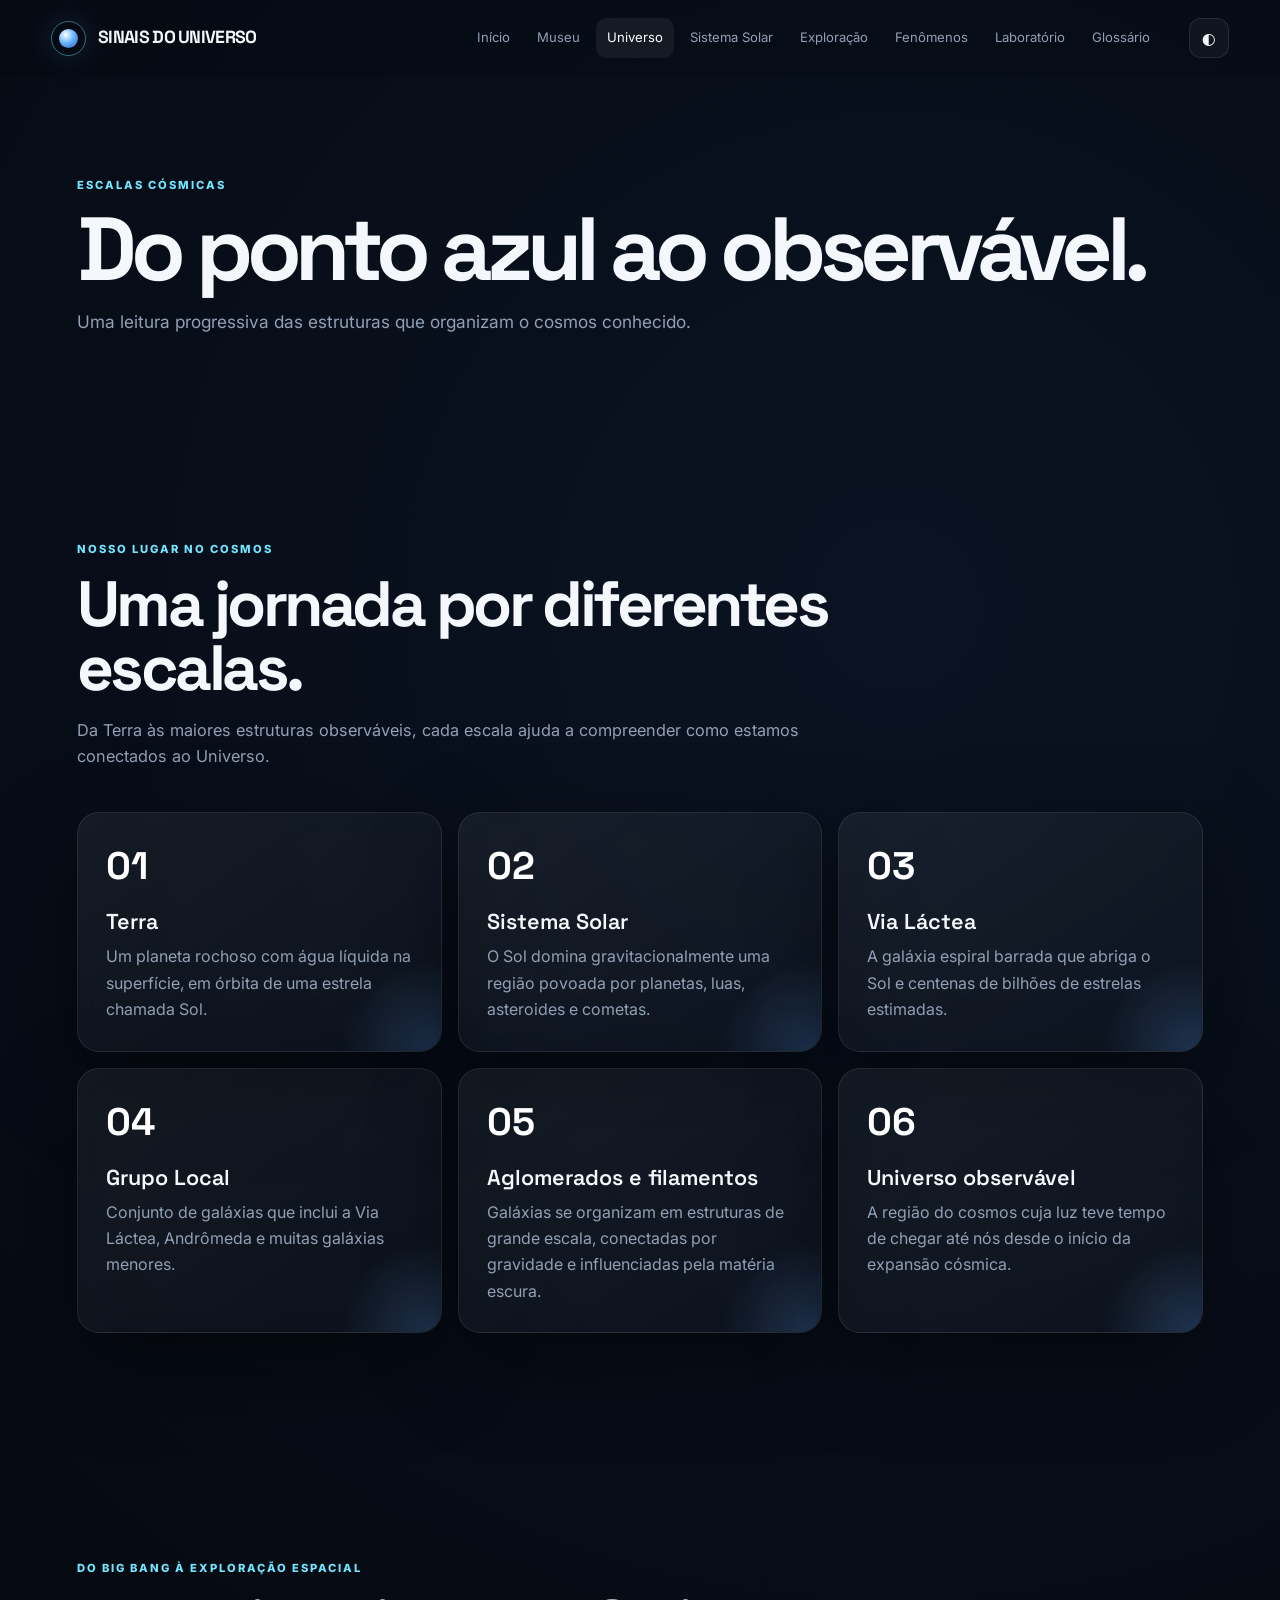
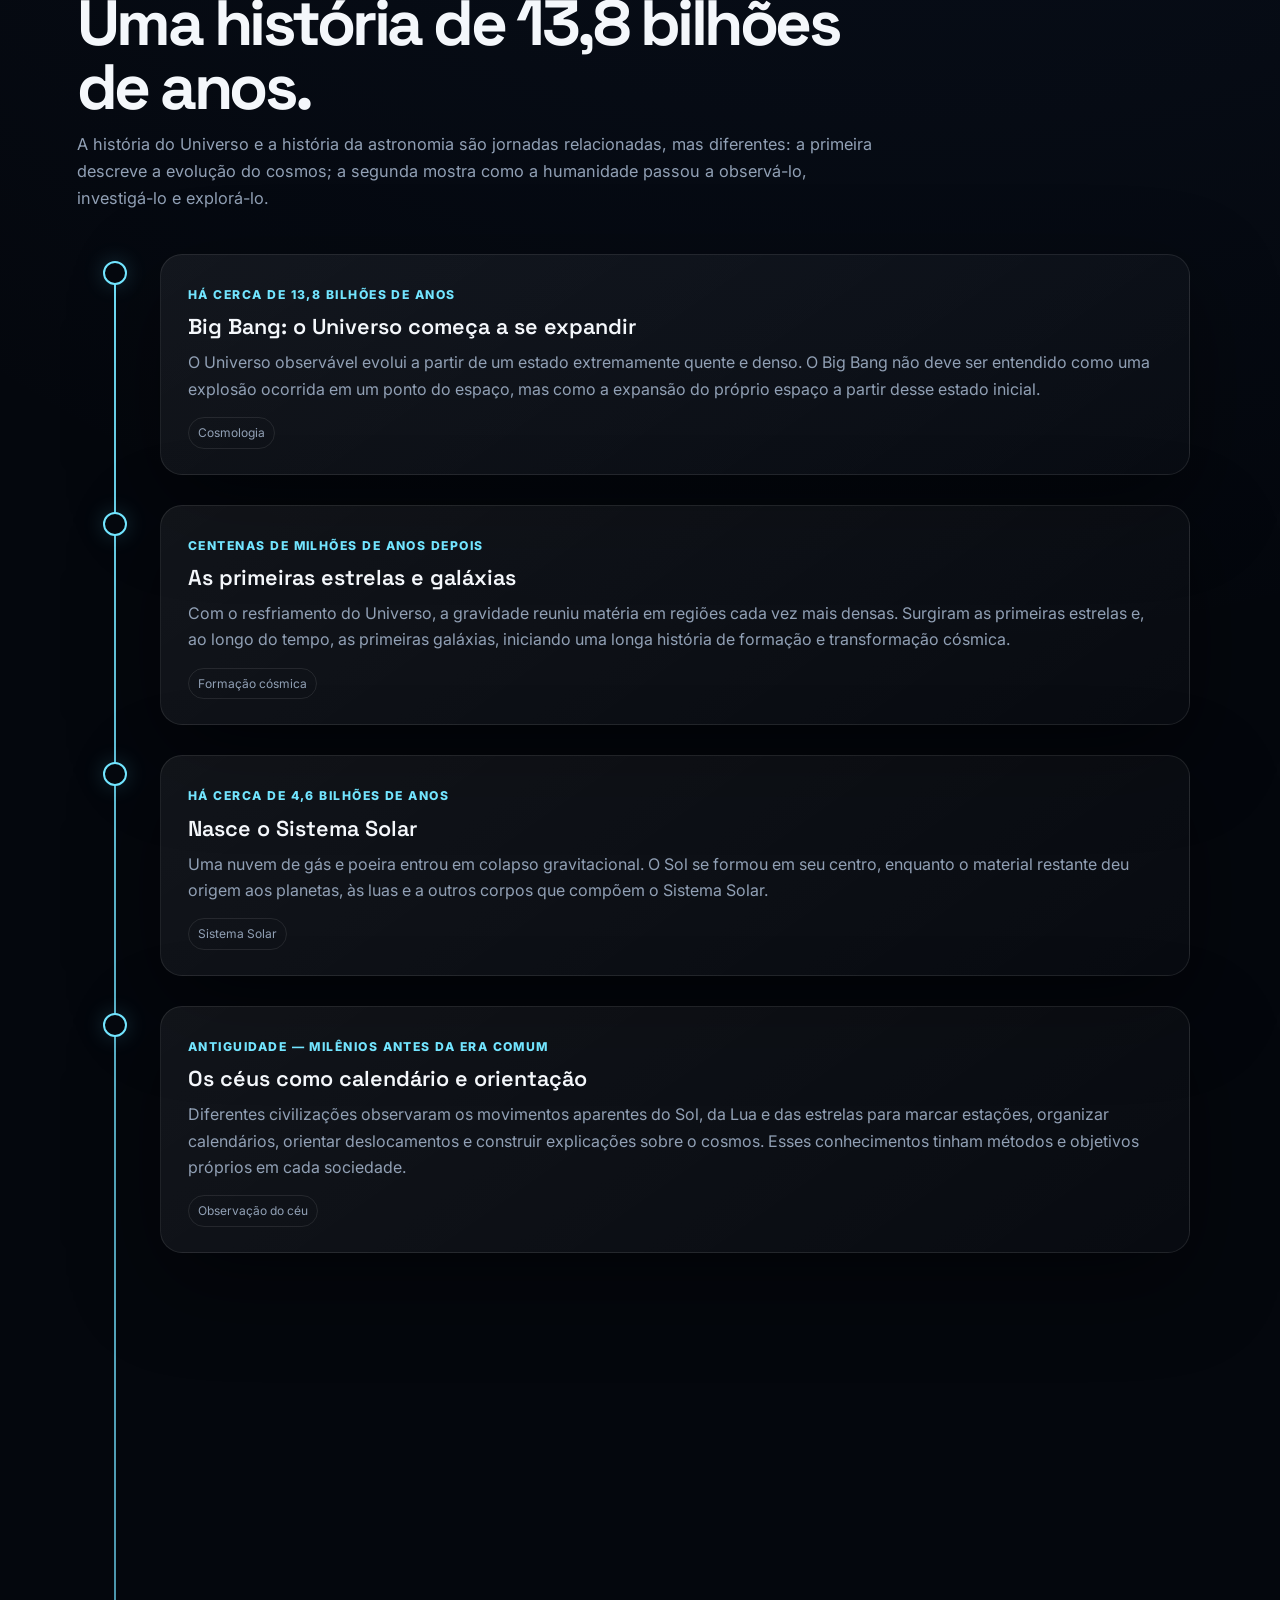
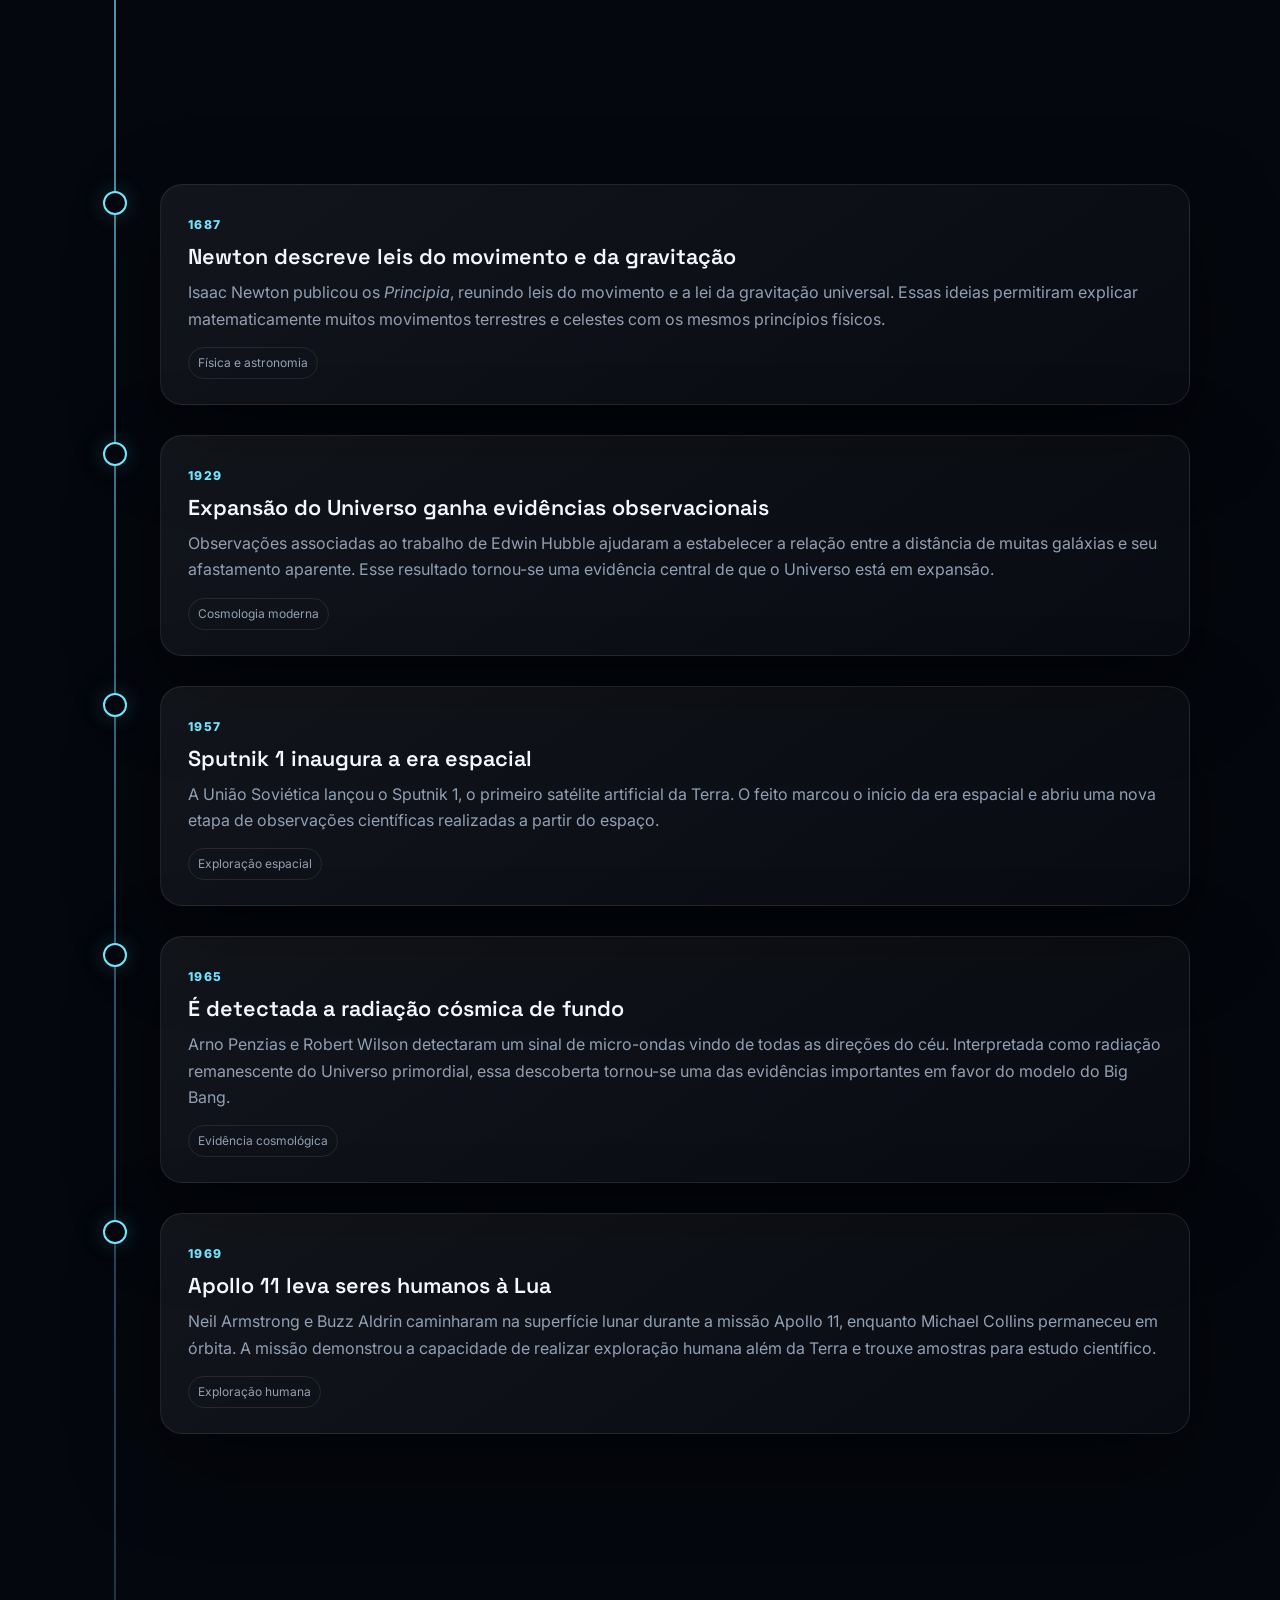
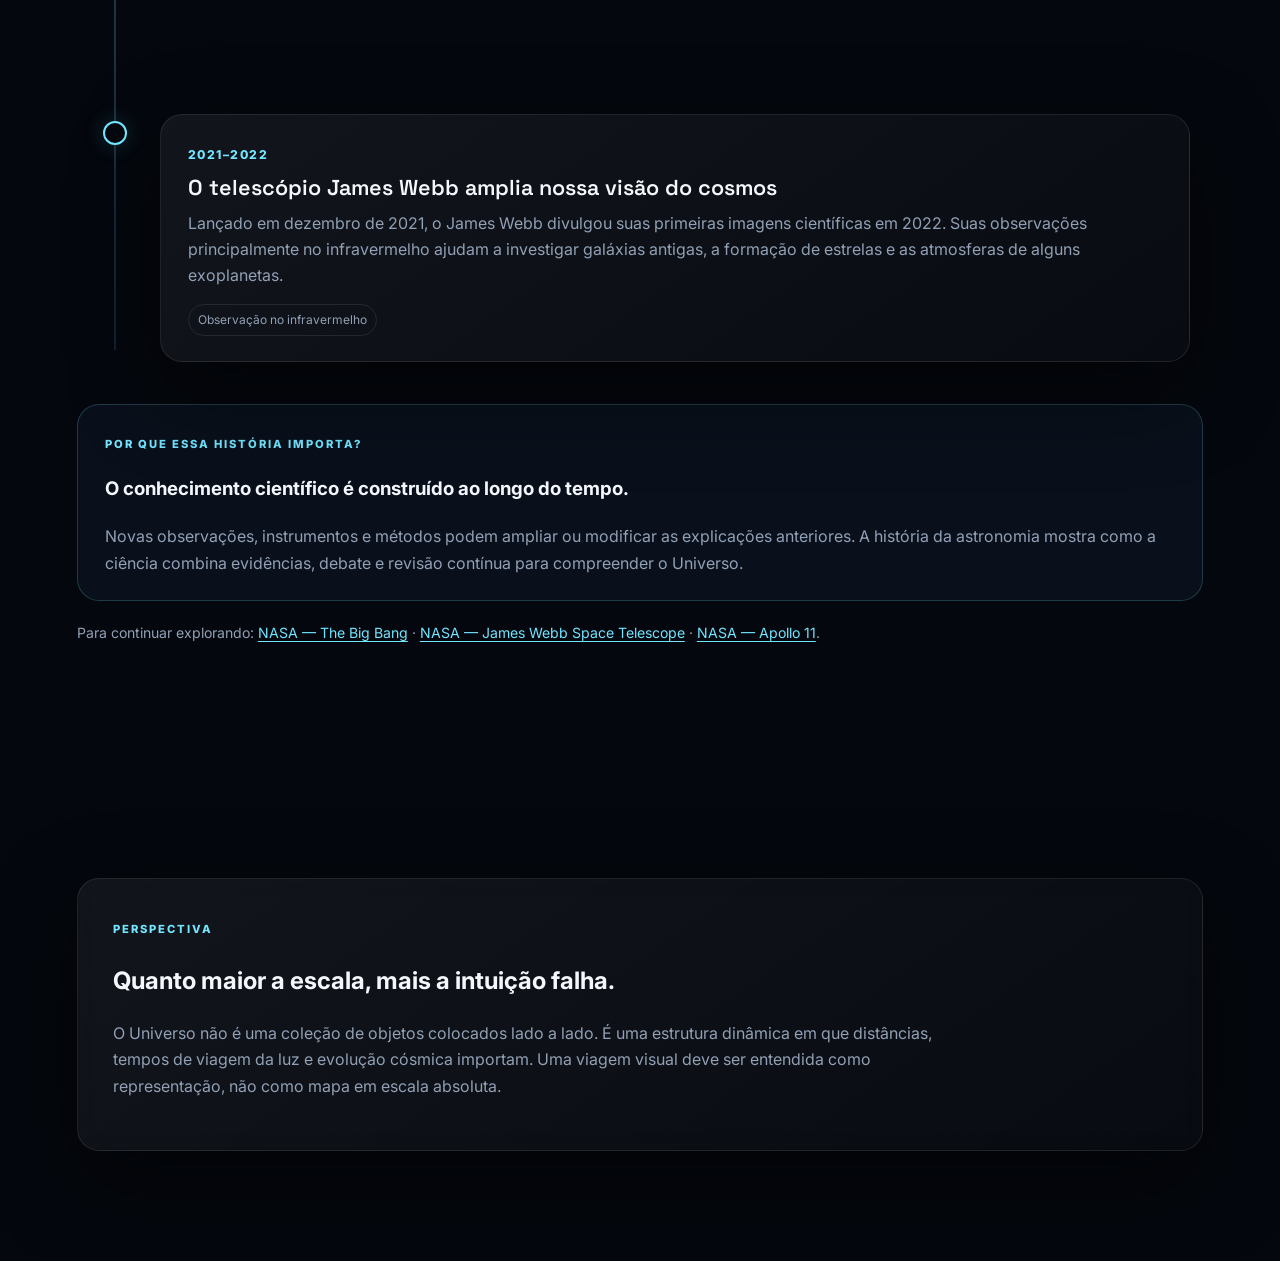
<file: pages/universo.html>
<!doctype html>
<html lang="pt-BR">
<head>
  <meta charset="utf-8">
  <meta name="viewport" content="width=device-width, initial-scale=1">
  <meta name="description" content="Explore as escalas cósmicas e uma linha do tempo da evolução do Universo e da história da astronomia.">
  <title>Universo | Sinais do Universo</title>
  <link rel="stylesheet" href="../css/main.css">

  <style>
    /* Estilos específicos da linha do tempo */
    .history-intro {
      max-width: 850px;
      color: var(--muted);
      margin-top: 12px;
    }

    .history-timeline {
      position: relative;
      max-width: 1100px;
      margin: 42px auto 0;
      padding: 0 0 8px;
    }

    .history-timeline::before {
      content: "";
      position: absolute;
      left: 24px;
      top: 12px;
      bottom: 20px;
      width: 2px;
      background: linear-gradient(
        180deg,
        var(--cyan),
        rgba(101, 169, 255, .15)
      );
    }

    .history-item {
      position: relative;
      padding: 0 0 30px 70px;
    }

    .history-item:last-child {
      padding-bottom: 0;
    }

    .history-marker {
      position: absolute;
      left: 13px;
      top: 7px;
      width: 24px;
      height: 24px;
      border-radius: 50%;
      border: 2px solid var(--cyan);
      background: var(--bg);
      box-shadow: 0 0 22px rgba(114, 229, 255, .2);
    }

    .history-card {
      padding: 25px 27px;
      border: 1px solid var(--line);
      border-radius: var(--radius);
      background: linear-gradient(
        145deg,
        rgba(255, 255, 255, .06),
        rgba(255, 255, 255, .018)
      );
      box-shadow: var(--shadow);
    }

    .history-date {
      display: inline-block;
      margin-bottom: 8px;
      color: var(--cyan);
      font-size: .76rem;
      font-weight: 800;
      letter-spacing: .12em;
      text-transform: uppercase;
    }

    .history-card h3 {
      margin: 0 0 9px;
      font: 600 1.35rem 'Space Grotesk', sans-serif;
    }

    .history-card p {
      margin: 0;
      color: var(--muted);
    }

    .history-tag {
      display: inline-flex;
      margin-top: 15px;
      padding: 5px 9px;
      border: 1px solid var(--line);
      border-radius: 999px;
      color: var(--muted);
      font-size: .75rem;
    }

    .history-note {
      margin-top: 34px;
      padding: 24px 27px;
      border: 1px solid rgba(114, 229, 255, .2);
      border-radius: var(--radius);
      background: rgba(101, 169, 255, .06);
    }

    .history-note p {
      margin: 8px 0 0;
      color: var(--muted);
    }

    .history-sources {
      margin-top: 20px;
      color: var(--muted);
      font-size: .88rem;
    }

    .history-sources a {
      color: var(--cyan);
      text-decoration: underline;
      text-underline-offset: 3px;
    }

    @media (max-width: 760px) {
      .history-timeline::before {
        left: 13px;
      }

      .history-item {
        padding-left: 43px;
        padding-bottom: 20px;
      }

      .history-marker {
        left: 2px;
        width: 22px;
        height: 22px;
      }

      .history-card {
        padding: 20px;
      }

      .history-card h3 {
        font-size: 1.18rem;
      }
    }
  </style>
</head>

<body>
  <div class="progress" id="progressLine" aria-hidden="true"></div>

  <header class="topbar">
    <div class="nav-wrap">
      <a
        class="brand"
        href="../index.html"
        aria-label="Sinais do Universo — página inicial"
      >
        <i class="brand-mark"></i>
        SINAIS DO UNIVERSO
      </a>

      <nav class="nav" id="nav" aria-label="Navegação principal">
        <a href="../index.html">Início</a>
        <a href="museu.html">Museu</a>
        <a href="universo.html" class="active" aria-current="page">Universo</a>
        <a href="sistema-solar.html">Sistema Solar</a>
        <a href="exploracao.html">Exploração</a>
        <a href="fenomenos.html">Fenômenos</a>
        <a href="laboratorio.html">Laboratório</a>
        <a href="glossario.html">Glossário</a>
      </nav>

      <div class="nav-actions">
        <button
          class="icon-btn"
          id="themeBtn"
          aria-label="Alternar tema"
          title="Alternar tema"
        >◐</button>

        <button
          class="menu-btn"
          id="menuBtn"
          aria-label="Abrir menu"
          aria-expanded="false"
          aria-controls="nav"
        >☰</button>
      </div>
    </div>
  </header>

  <main>
    <!-- Seção original: escalas cósmicas -->
    <section class="page-hero">
      <span class="eyebrow">ESCALAS CÓSMICAS</span>
      <h1>Do ponto azul ao observável.</h1>
      <p>
        Uma leitura progressiva das estruturas que organizam o cosmos conhecido.
      </p>
    </section>

    <section class="section" aria-labelledby="cosmic-scales-title">
      <div class="section-head reveal">
        <span class="eyebrow">NOSSO LUGAR NO COSMOS</span>
        <h2 id="cosmic-scales-title">
          Uma jornada por diferentes escalas.
        </h2>
        <p>
          Da Terra às maiores estruturas observáveis, cada escala ajuda
          a compreender como estamos conectados ao Universo.
        </p>
      </div>

      <div class="feature-grid">
        <article class="feature-card reveal">
          <span class="number">01</span>
          <h3>Terra</h3>
          <p>
            Um planeta rochoso com água líquida na superfície,
            em órbita de uma estrela chamada Sol.
          </p>
        </article>

        <article class="feature-card reveal">
          <span class="number">02</span>
          <h3>Sistema Solar</h3>
          <p>
            O Sol domina gravitacionalmente uma região povoada
            por planetas, luas, asteroides e cometas.
          </p>
        </article>

        <article class="feature-card reveal">
          <span class="number">03</span>
          <h3>Via Láctea</h3>
          <p>
            A galáxia espiral barrada que abriga o Sol
            e centenas de bilhões de estrelas estimadas.
          </p>
        </article>

        <article class="feature-card reveal">
          <span class="number">04</span>
          <h3>Grupo Local</h3>
          <p>
            Conjunto de galáxias que inclui a Via Láctea,
            Andrômeda e muitas galáxias menores.
          </p>
        </article>

        <article class="feature-card reveal">
          <span class="number">05</span>
          <h3>Aglomerados e filamentos</h3>
          <p>
            Galáxias se organizam em estruturas de grande escala,
            conectadas por gravidade e influenciadas pela matéria escura.
          </p>
        </article>

        <article class="feature-card reveal">
          <span class="number">06</span>
          <h3>Universo observável</h3>
          <p>
            A região do cosmos cuja luz teve tempo de chegar até nós
            desde o início da expansão cósmica.
          </p>
        </article>
      </div>
    </section>

    <!-- Nova seção: história do Universo e da astronomia -->
    <section
      class="section"
      id="linha-do-tempo"
      aria-labelledby="history-title"
    >
      <div class="section-head reveal">
        <span class="eyebrow">DO BIG BANG À EXPLORAÇÃO ESPACIAL</span>

        <h2 id="history-title">
          Uma história de 13,8 bilhões de anos.
        </h2>

        <p class="history-intro">
          A história do Universo e a história da astronomia são jornadas
          relacionadas, mas diferentes: a primeira descreve a evolução
          do cosmos; a segunda mostra como a humanidade passou a observá-lo,
          investigá-lo e explorá-lo.
        </p>
      </div>

      <div class="history-timeline">

        <article class="history-item reveal">
          <span class="history-marker" aria-hidden="true"></span>
          <div class="history-card">
            <span class="history-date">Há cerca de 13,8 bilhões de anos</span>
            <h3>Big Bang: o Universo começa a se expandir</h3>
            <p>
              O Universo observável evolui a partir de um estado extremamente
              quente e denso. O Big Bang não deve ser entendido como uma
              explosão ocorrida em um ponto do espaço, mas como a expansão
              do próprio espaço a partir desse estado inicial.
            </p>
            <span class="history-tag">Cosmologia</span>
          </div>
        </article>

        <article class="history-item reveal">
          <span class="history-marker" aria-hidden="true"></span>
          <div class="history-card">
            <span class="history-date">Centenas de milhões de anos depois</span>
            <h3>As primeiras estrelas e galáxias</h3>
            <p>
              Com o resfriamento do Universo, a gravidade reuniu matéria
              em regiões cada vez mais densas. Surgiram as primeiras
              estrelas e, ao longo do tempo, as primeiras galáxias,
              iniciando uma longa história de formação e transformação cósmica.
            </p>
            <span class="history-tag">Formação cósmica</span>
          </div>
        </article>

        <article class="history-item reveal">
          <span class="history-marker" aria-hidden="true"></span>
          <div class="history-card">
            <span class="history-date">Há cerca de 4,6 bilhões de anos</span>
            <h3>Nasce o Sistema Solar</h3>
            <p>
              Uma nuvem de gás e poeira entrou em colapso gravitacional.
              O Sol se formou em seu centro, enquanto o material restante
              deu origem aos planetas, às luas e a outros corpos que
              compõem o Sistema Solar.
            </p>
            <span class="history-tag">Sistema Solar</span>
          </div>
        </article>

        <article class="history-item reveal">
          <span class="history-marker" aria-hidden="true"></span>
          <div class="history-card">
            <span class="history-date">
              Antiguidade — milênios antes da era comum
            </span>
            <h3>Os céus como calendário e orientação</h3>
            <p>
              Diferentes civilizações observaram os movimentos aparentes
              do Sol, da Lua e das estrelas para marcar estações, organizar
              calendários, orientar deslocamentos e construir explicações
              sobre o cosmos. Esses conhecimentos tinham métodos e objetivos
              próprios em cada sociedade.
            </p>
            <span class="history-tag">Observação do céu</span>
          </div>
        </article>

        <article class="history-item reveal">
          <span class="history-marker" aria-hidden="true"></span>
          <div class="history-card">
            <span class="history-date">1543</span>
            <h3>Copérnico propõe um modelo heliocêntrico</h3>
            <p>
              Nicolau Copérnico publicou uma obra que colocava o Sol próximo
              do centro do sistema planetário conhecido, com a Terra em
              movimento. A proposta ajudou a transformar debates científicos
              sobre a organização do cosmos.
            </p>
            <span class="history-tag">Revolução científica</span>
          </div>
        </article>

        <article class="history-item reveal">
          <span class="history-marker" aria-hidden="true"></span>
          <div class="history-card">
            <span class="history-date">1609–1610</span>
            <h3>Galileu amplia a observação com telescópios</h3>
            <p>
              Ao observar o céu com telescópios aprimorados, Galileu registrou,
              entre outros fenômenos, luas orbitando Júpiter e irregularidades
              na superfície lunar. As observações mostraram que nem tudo
              girava diretamente em torno da Terra.
            </p>
            <span class="history-tag">Instrumentos científicos</span>
          </div>
        </article>

        <article class="history-item reveal">
          <span class="history-marker" aria-hidden="true"></span>
          <div class="history-card">
            <span class="history-date">1687</span>
            <h3>Newton descreve leis do movimento e da gravitação</h3>
            <p>
              Isaac Newton publicou os <em>Principia</em>, reunindo leis do
              movimento e a lei da gravitação universal. Essas ideias
              permitiram explicar matematicamente muitos movimentos
              terrestres e celestes com os mesmos princípios físicos.
            </p>
            <span class="history-tag">Física e astronomia</span>
          </div>
        </article>

        <article class="history-item reveal">
          <span class="history-marker" aria-hidden="true"></span>
          <div class="history-card">
            <span class="history-date">1929</span>
            <h3>Expansão do Universo ganha evidências observacionais</h3>
            <p>
              Observações associadas ao trabalho de Edwin Hubble ajudaram
              a estabelecer a relação entre a distância de muitas galáxias
              e seu afastamento aparente. Esse resultado tornou-se uma
              evidência central de que o Universo está em expansão.
            </p>
            <span class="history-tag">Cosmologia moderna</span>
          </div>
        </article>

        <article class="history-item reveal">
          <span class="history-marker" aria-hidden="true"></span>
          <div class="history-card">
            <span class="history-date">1957</span>
            <h3>Sputnik 1 inaugura a era espacial</h3>
            <p>
              A União Soviética lançou o Sputnik 1, o primeiro satélite
              artificial da Terra. O feito marcou o início da era espacial
              e abriu uma nova etapa de observações científicas realizadas
              a partir do espaço.
            </p>
            <span class="history-tag">Exploração espacial</span>
          </div>
        </article>

        <article class="history-item reveal">
          <span class="history-marker" aria-hidden="true"></span>
          <div class="history-card">
            <span class="history-date">1965</span>
            <h3>É detectada a radiação cósmica de fundo</h3>
            <p>
              Arno Penzias e Robert Wilson detectaram um sinal de micro-ondas
              vindo de todas as direções do céu. Interpretada como radiação
              remanescente do Universo primordial, essa descoberta tornou-se
              uma das evidências importantes em favor do modelo do Big Bang.
            </p>
            <span class="history-tag">Evidência cosmológica</span>
          </div>
        </article>

        <article class="history-item reveal">
          <span class="history-marker" aria-hidden="true"></span>
          <div class="history-card">
            <span class="history-date">1969</span>
            <h3>Apollo 11 leva seres humanos à Lua</h3>
            <p>
              Neil Armstrong e Buzz Aldrin caminharam na superfície lunar
              durante a missão Apollo 11, enquanto Michael Collins permaneceu
              em órbita. A missão demonstrou a capacidade de realizar
              exploração humana além da Terra e trouxe amostras para estudo
              científico.
            </p>
            <span class="history-tag">Exploração humana</span>
          </div>
        </article>

        <article class="history-item reveal">
          <span class="history-marker" aria-hidden="true"></span>
          <div class="history-card">
            <span class="history-date">1990</span>
            <h3>O telescópio espacial Hubble inicia suas observações</h3>
            <p>
              Operando acima da maior parte da atmosfera terrestre, o Hubble
              produziu observações detalhadas de planetas, estrelas, nebulosas
              e galáxias. Seus dados contribuíram para estudos sobre a idade,
              a expansão e a evolução do Universo.
            </p>
            <span class="history-tag">Astronomia espacial</span>
          </div>
        </article>

        <article class="history-item reveal">
          <span class="history-marker" aria-hidden="true"></span>
          <div class="history-card">
            <span class="history-date">2021–2022</span>
            <h3>O telescópio James Webb amplia nossa visão do cosmos</h3>
            <p>
              Lançado em dezembro de 2021, o James Webb divulgou suas primeiras
              imagens científicas em 2022. Suas observações principalmente
              no infravermelho ajudam a investigar galáxias antigas, a
              formação de estrelas e as atmosferas de alguns exoplanetas.
            </p>
            <span class="history-tag">Observação no infravermelho</span>
          </div>
        </article>

      </div>

      <aside class="history-note reveal">
        <span class="eyebrow">POR QUE ESSA HISTÓRIA IMPORTA?</span>
        <h3>O conhecimento científico é construído ao longo do tempo.</h3>
        <p>
          Novas observações, instrumentos e métodos podem ampliar ou modificar
          as explicações anteriores. A história da astronomia mostra como a
          ciência combina evidências, debate e revisão contínua para
          compreender o Universo.
        </p>
      </aside>

      <p class="history-sources">
        Para continuar explorando:
        <a
          href="https://science.nasa.gov/universe/the-big-bang/"
          target="_blank"
          rel="noopener noreferrer"
        >NASA — The Big Bang</a>
        ·
        <a
          href="https://science.nasa.gov/mission/webb/"
          target="_blank"
          rel="noopener noreferrer"
        >NASA — James Webb Space Telescope</a>
        ·
        <a
          href="https://www.nasa.gov/mission/apollo-11/"
          target="_blank"
          rel="noopener noreferrer"
        >NASA — Apollo 11</a>.
      </p>
    </section>

    <!-- Seção original: perspectiva -->
    <section class="section">
      <div class="panel reveal" style="padding:35px">
        <span class="eyebrow">PERSPECTIVA</span>
        <h2>Quanto maior a escala, mais a intuição falha.</h2>
        <p style="color:var(--muted);max-width:850px">
          O Universo não é uma coleção de objetos colocados lado a lado.
          É uma estrutura dinâmica em que distâncias, tempos de viagem da luz
          e evolução cósmica importam. Uma viagem visual deve ser entendida
          como representação, não como mapa em escala absoluta.
        </p>
      </div>
    </section>
  </main>

  <script src="../js/data.js"></script>
  <script src="../js/main.js"></script>
</body>
</html>
</file>
<file: css/main.css>
@import url('https://fonts.googleapis.com/css2?family=Inter:wght@400;500;600;700;800&family=Space+Grotesk:wght@500;600;700&display=swap');
:root{--bg:#04070d;--panel:#0a101b;--panel2:#0e1725;--text:#f4f7fb;--muted:#91a0b5;--line:rgba(255,255,255,.09);--blue:#65a9ff;--cyan:#72e5ff;--violet:#8c7cff;--gold:#e5c88b;--shadow:0 30px 90px rgba(0,0,0,.45);--radius:22px;--orbit-speed:12s;--solar-scale:1}*{box-sizing:border-box}html{scroll-behavior:smooth}body{margin:0;background:radial-gradient(circle at 70% 10%,rgba(55,102,180,.13),transparent 30%),var(--bg);color:var(--text);font-family:Inter,system-ui,sans-serif;line-height:1.65}body.light{--bg:#edf3f9;--panel:#fff;--panel2:#f4f7fb;--text:#101827;--muted:#58677a;--line:rgba(10,30,55,.12)}body.light .space-bg{opacity:.12}a{color:inherit;text-decoration:none}button,input,select{font:inherit}button{cursor:pointer;color:inherit}.topbar{position:fixed;z-index:1000;top:0;left:0;right:0;padding:18px 4vw;border-bottom:1px solid transparent;transition:.35s;background:rgba(4,7,13,.2);backdrop-filter:blur(0)}.scrolled .topbar{background:rgba(4,7,13,.78);border-color:var(--line);backdrop-filter:blur(18px)}.nav-wrap{max-width:1500px;margin:auto;display:flex;align-items:center;gap:28px}.brand{display:flex;align-items:center;gap:12px;font-family:'Space Grotesk';font-weight:700;letter-spacing:-.04em;font-size:1.1rem;white-space:nowrap}.brand-mark{width:35px;height:35px;border:1px solid rgba(114,229,255,.45);border-radius:50%;position:relative;box-shadow:0 0 30px rgba(101,169,255,.18)}.brand-mark:after{content:'';position:absolute;inset:7px;border-radius:50%;background:radial-gradient(circle at 35% 30%,#fff,#6bb7ff 45%,#3156b9)}.nav{display:flex;gap:5px;margin-left:auto}.nav a{padding:9px 11px;color:var(--muted);font-size:.82rem;border-radius:10px;transition:.25s}.nav a:hover,.nav a.active{color:#fff;background:rgba(255,255,255,.06)}body.light .nav a:hover,body.light .nav a.active{color:var(--text)}.nav-actions{display:flex;gap:8px}.icon-btn,.menu-btn{width:40px;height:40px;border:1px solid var(--line);background:rgba(255,255,255,.04);border-radius:12px}.menu-btn{display:none}.progress{position:fixed;z-index:1100;top:0;left:0;width:0;height:2px;background:linear-gradient(90deg,var(--blue),var(--cyan),var(--violet));box-shadow:0 0 15px var(--cyan)}main{overflow:hidden}.hero{min-height:100vh;display:grid;place-items:center;position:relative;padding:150px 6vw 90px}.hero-content{position:relative;z-index:2;max-width:1100px;text-align:center}.eyebrow,.section-id{font-size:.7rem;letter-spacing:.18em;text-transform:uppercase;color:var(--cyan);font-weight:800}.hero h1{font:700 clamp(3.8rem,10vw,9rem)/.87 'Space Grotesk';letter-spacing:-.075em;margin:20px 0}.hero h1 span{background:linear-gradient(120deg,#fff 15%,#8ccaff 50%,#a695ff);-webkit-background-clip:text;background-clip:text;color:transparent}.hero p{max-width:760px;margin:0 auto;color:#aab7c9;font-size:1.1rem}.hero-actions{display:flex;justify-content:center;gap:12px;margin-top:34px;flex-wrap:wrap}.btn{border:1px solid var(--line);background:rgba(255,255,255,.055);padding:13px 18px;border-radius:12px;font-weight:700;transition:.25s;display:inline-flex;align-items:center;gap:9px}.btn.primary{background:linear-gradient(135deg,#6aaeff,#6c83ff);color:#07101d;border:0;box-shadow:0 15px 50px rgba(76,139,255,.2)}.btn:hover{transform:translateY(-2px);border-color:rgba(114,229,255,.4)}.space-bg{position:absolute;inset:0;background:radial-gradient(circle at 50% 48%,rgba(68,122,255,.16),transparent 28%),radial-gradient(circle at 75% 25%,rgba(140,124,255,.13),transparent 22%),linear-gradient(180deg,#03050a,#050a12);overflow:hidden}.space-bg:before{content:'';position:absolute;inset:-20%;background:repeating-radial-gradient(ellipse at center,transparent 0 10%,rgba(255,255,255,.015) 10.2% 10.35%);transform:rotate(-10deg)}#starfield{position:absolute;inset:0;width:100%;height:100%}.section{padding:110px 6vw;max-width:1600px;margin:auto}.section-head{max-width:800px;margin-bottom:42px}.section-head h2{font:700 clamp(2.3rem,5vw,4.8rem)/1 'Space Grotesk';letter-spacing:-.055em;margin:12px 0}.section-head p{color:var(--muted);font-size:1.02rem}.feature-grid{display:grid;grid-template-columns:repeat(3,1fr);gap:16px}.feature-card,.panel,.museum-card,.mission-card,.glossary-card,.phenomenon-card,.stat-card{background:linear-gradient(145deg,rgba(255,255,255,.06),rgba(255,255,255,.018));border:1px solid var(--line);border-radius:var(--radius);box-shadow:var(--shadow);backdrop-filter:blur(12px)}.feature-card{padding:28px;min-height:220px;position:relative;overflow:hidden}.feature-card:after{content:'';position:absolute;width:180px;height:180px;border-radius:50%;right:-80px;bottom:-90px;background:radial-gradient(circle,rgba(101,169,255,.22),transparent 70%)}.feature-card h3{font:600 1.35rem 'Space Grotesk';margin:18px 0 8px}.feature-card p{color:var(--muted);margin:0}.number{font:700 2.4rem 'Space Grotesk';color:#fff}.stats{display:grid;grid-template-columns:repeat(4,1fr);gap:12px}.stat-card{padding:25px}.stat-card b{font:700 2rem 'Space Grotesk'}.stat-card span{display:block;color:var(--muted);font-size:.82rem;margin-top:4px}.page-hero{padding:170px 6vw 70px;max-width:1500px;margin:auto}.page-hero h1{font:700 clamp(3rem,7vw,7rem)/.92 'Space Grotesk';letter-spacing:-.07em;margin:12px 0}.page-hero p{max-width:800px;color:var(--muted);font-size:1.08rem}.controls{display:flex;gap:10px;flex-wrap:wrap;margin:24px 0}.search,.select{background:rgba(255,255,255,.045);border:1px solid var(--line);border-radius:12px;padding:12px 14px;color:var(--text);min-width:240px;outline:none}.filter{border:1px solid var(--line);background:transparent;border-radius:999px;padding:9px 13px;color:var(--muted);transition:.2s}.filter.active,.filter:hover{background:rgba(101,169,255,.12);color:#fff;border-color:rgba(101,169,255,.35)}.museum-grid{display:grid;grid-template-columns:repeat(3,1fr);gap:16px}.museum-card{overflow:hidden;cursor:pointer;transition:.35s}.museum-card:hover{transform:translateY(-7px);border-color:rgba(114,229,255,.28)}.museum-img{height:270px;position:relative;background:radial-gradient(circle,#172942,#05070d);overflow:hidden}.museum-img img{width:100%;height:100%;object-fit:cover;transition:.6s}.museum-card:hover img{transform:scale(1.05)}.museum-img img.failed{opacity:0}.museum-img:has(img.failed):after{content:'VISUALIZAÇÃO CIENTÍFICA';position:absolute;inset:0;display:grid;place-items:center;color:#68809f;letter-spacing:.14em;font-size:.7rem}.status{position:absolute;top:14px;left:14px;padding:6px 9px;border-radius:99px;font-size:.62rem;font-weight:800;letter-spacing:.12em;background:rgba(3,7,13,.72);backdrop-filter:blur(10px)}.status.observed{color:#8cf0c2}.status.art{color:#d6c3ff}.zoom{position:absolute;right:14px;bottom:14px;width:36px;height:36px;border-radius:50%;display:grid;place-items:center;background:rgba(3,7,13,.7);font-size:1.2rem}.museum-copy{padding:21px}.museum-copy>span,.mission-meta,.glossary-card>div>span{color:var(--cyan);font-size:.67rem;text-transform:uppercase;letter-spacing:.13em;font-weight:800}.museum-copy h3,.mission-card h3,.glossary-card h3,.phenomenon-card h3{font:600 1.4rem 'Space Grotesk';margin:7px 0}.museum-copy p,.mission-card p,.glossary-card p,.phenomenon-card p{color:var(--muted);margin:0 0 12px}.museum-copy small{color:#718197}.modal{position:fixed;inset:0;background:rgba(0,0,0,.78);z-index:2000;display:none;place-items:center;padding:30px;backdrop-filter:blur(14px)}.modal.open{display:grid}.modal-box{width:min(1250px,100%);max-height:90vh;overflow:auto;background:#070c14;border:1px solid var(--line);border-radius:26px;box-shadow:0 40px 120px #000;padding:22px;position:relative}.modal-close{position:absolute;right:16px;top:16px;width:42px;height:42px;border:1px solid var(--line);background:rgba(0,0,0,.45);border-radius:50%;font-size:1.5rem;z-index:2}.museum-modal{display:grid;grid-template-columns:1.15fr .85fr;gap:26px}.museum-large{min-height:600px;background:#02050a;border-radius:18px;overflow:hidden}.museum-large img{width:100%;height:100%;min-height:600px;object-fit:cover}.museum-details{padding:30px 22px}.museum-details h2{font:700 clamp(2.2rem,5vw,4.5rem)/.95 'Space Grotesk';letter-spacing:-.06em;margin:12px 0}.museum-details p{color:#9daabd}.detail-pills{display:flex;gap:8px;flex-wrap:wrap}.detail-pills span,.source-box{padding:10px 12px;border:1px solid var(--line);border-radius:12px;color:#c2cfdf;background:rgba(255,255,255,.03)}.source-box{display:grid;gap:4px;margin-top:20px}.source-box span{color:var(--muted)}.fine{font-size:.8rem}.modal-nav{display:flex;gap:8px;margin-top:25px}.modal-nav button{padding:11px 14px;border:1px solid var(--line);background:transparent;border-radius:10px}.solar-page{min-height:100vh}.solar-wrap{max-width:1500px;margin:auto;padding:20px 5vw 100px}.solar-stage{height:700px;position:relative;border:1px solid var(--line);border-radius:30px;overflow:hidden;background:radial-gradient(circle at 50% 50%,rgba(255,155,49,.09),transparent 9%),radial-gradient(circle at 50% 50%,rgba(38,84,150,.14),transparent 36%),#02050b;--solar-scale:1}.solar-stage:before,.solar-stage:after{content:'';position:absolute;inset:-50%;background-image:radial-gradient(circle,rgba(255,255,255,.8) 0 1px,transparent 1.5px);background-size:73px 83px;opacity:.22;animation:drift 80s linear infinite}.solar-stage:after{background-size:131px 117px;opacity:.12;animation-duration:120s;animation-direction:reverse}.solar-stage.educational{background:radial-gradient(circle at 50% 50%,rgba(255,155,49,.12),transparent 10%),#02050b}.solar-core{position:absolute;left:50%;top:50%;width:90px;height:90px;transform:translate(-50%,-50%);border-radius:50%;background:radial-gradient(circle at 35% 30%,#fff9c9,#ffc14e 35%,#ff6a1a 70%,#6b1806);box-shadow:0 0 35px #ffb12f,0 0 120px rgba(255,109,20,.55),0 0 250px rgba(255,126,30,.22);z-index:2}.solar-core:after{content:'';position:absolute;inset:-25px;border-radius:50%;background:radial-gradient(circle,rgba(255,190,70,.22),transparent 68%);filter:blur(8px)}.solar-planets{position:absolute;inset:0;transform:scale(var(--solar-scale));transition:transform .5s;z-index:3}.planet-orbit{position:absolute;left:50%;top:50%;width:var(--orbit);height:var(--orbit);margin:calc(var(--orbit)/-2);border:1px solid rgba(147,183,220,.16);border-radius:50%;background:transparent;animation:orbit var(--orbit-speed) linear infinite;transform-origin:center;transition:.4s}.planet-orbit:before{content:'';position:absolute;left:50%;top:-4px;width:8px;height:8px;border-radius:50%;background:transparent;box-shadow:0 0 0 0 rgba(255,255,255,0)}.planet-orbit.selected{border-color:rgba(114,229,255,.5);box-shadow:0 0 30px rgba(114,229,255,.08)}.planet-orbit.p-mercurio{--orbit:150px}.planet-orbit.p-venus{--orbit:205px}.planet-orbit.p-terra{--orbit:265px}.planet-orbit.p-marte{--orbit:330px}.planet-orbit.p-jupiter{--orbit:425px}.planet-orbit.p-saturno{--orbit:520px}.planet-orbit.p-urano{--orbit:610px}.planet-orbit.p-netuno{--orbit:690px}.planet{position:absolute;left:50%;top:-11px;transform:translateX(-50%);width:22px;height:22px;border-radius:50%;display:block;box-shadow:inset -6px -5px 9px rgba(0,0,0,.7),0 0 10px rgba(255,255,255,.08);transition:.3s}.planet-orbit:hover .planet,.planet-orbit.selected .planet{transform:translateX(-50%) scale(1.45);box-shadow:0 0 22px rgba(114,229,255,.3),inset -6px -5px 9px rgba(0,0,0,.7)}.planet-label{position:absolute;top:18px;left:50%;transform:translateX(-50%);font-size:.6rem;color:#8fa1b7;white-space:nowrap;pointer-events:none}.planet-mercury{background:radial-gradient(circle at 30% 30%,#d7d0c3,#7b756c 50%,#35322f)}.planet-venus{background:radial-gradient(circle at 30% 30%,#fff0bd,#c98b4b 50%,#70401e)}.planet-earth{background:radial-gradient(circle at 35% 30%,#9fe2ff,#2864b0 42%,#061b3d);box-shadow:inset -7px -5px 10px #000,0 0 12px rgba(80,166,255,.35)}.planet-earth:after{content:'';position:absolute;inset:2px;background:radial-gradient(ellipse at 35% 40%,#5ea86c 0 10%,transparent 11%),radial-gradient(ellipse at 65% 65%,#6fb26a 0 9%,transparent 10%);border-radius:50%;opacity:.9}.planet-mars{background:radial-gradient(circle at 30% 25%,#db8a62,#9a3d2a 55%,#431710)}.planet-jupiter{background:repeating-linear-gradient(0deg,#8a624d 0 4px,#d9c0a3 4px 8px,#a47c61 8px 11px,#e5d2b8 11px 15px)}.planet-jupiter:after{content:'';position:absolute;width:8px;height:4px;border-radius:50%;background:#b65b4b;right:3px;top:9px}.planet-saturn{background:radial-gradient(circle at 35% 30%,#f4d99d,#a78352 60%,#5a452c)}.planet-saturn:after{content:'';position:absolute;left:50%;top:50%;width:42px;height:11px;border:2px solid rgba(218,191,140,.8);border-radius:50%;transform:translate(-50%,-50%) rotate(-14deg);box-shadow:0 0 0 3px rgba(160,137,101,.25)}.planet-uranus{background:radial-gradient(circle at 35% 30%,#c9ffff,#65b9c1 65%,#295d67)}.planet-neptune{background:radial-gradient(circle at 35% 30%,#9db7ff,#3454c8 58%,#111c6b)}.solar-controls{display:flex;gap:8px;flex-wrap:wrap;margin:15px 0}.solar-controls button{border:1px solid var(--line);background:rgba(255,255,255,.05);padding:10px 13px;border-radius:10px}.solar-info{display:grid;grid-template-columns:1fr 360px;gap:18px;margin-top:18px}.planet-panel{padding:28px}.planet-kicker{color:var(--cyan);font-size:.7rem;text-transform:uppercase;letter-spacing:.15em;font-weight:800}.planet-panel h2{font:700 3rem 'Space Grotesk';margin:5px 0}.planet-panel>p{color:var(--muted)}.stat-grid{display:grid;grid-template-columns:repeat(4,1fr);gap:8px;margin:20px 0}.stat-grid div{padding:13px;border:1px solid var(--line);border-radius:12px;background:rgba(255,255,255,.025)}.stat-grid small{display:block;color:#6e8199;font-size:.65rem;text-transform:uppercase}.stat-grid strong{font-size:.85rem}.info-section{display:grid;gap:4px;margin-top:14px}.info-section b{font-size:.75rem;color:#cbd7e5;text-transform:uppercase}.info-section span{color:var(--muted)}.fact-list{color:#9aa9bb;padding-left:18px}.phenomena-layout{display:grid;grid-template-columns:380px 1fr;gap:18px}.phenomena-grid{display:grid;gap:10px;align-content:start}.phenomenon-card{padding:12px;display:grid;grid-template-columns:100px 1fr;gap:14px;cursor:pointer;transition:.25s}.phenomenon-card:hover,.phenomenon-card.active{border-color:rgba(114,229,255,.35);transform:translateX(4px)}.phenomenon-img{height:100px;border-radius:15px;overflow:hidden;position:relative;background:#050a12}.phenomenon-img img{width:100%;height:100%;object-fit:cover}.phenomenon-img span{position:absolute;inset:0;display:grid;place-items:center;font-size:2rem;background:linear-gradient(transparent,rgba(0,0,0,.45))}.phenomenon-card small{color:var(--cyan);font-size:.6rem;letter-spacing:.12em}.phenomenon-card h3{margin:4px 0}.phenomenon-detail{padding:34px;min-height:620px}.phenomenon-detail-head{display:flex;justify-content:space-between;align-items:start}.phenomenon-detail h2{font:700 clamp(2.3rem,5vw,4.5rem)/.95 'Space Grotesk';letter-spacing:-.05em;margin:10px 0}.phenomenon-symbol{font-size:5rem;color:#9db7ff;text-shadow:0 0 40px rgba(114,229,255,.25)}.lead{font-size:1.15rem;color:#bac6d5;max-width:900px}.phenomenon-sections{display:grid;grid-template-columns:repeat(2,1fr);gap:12px;margin-top:30px}.phenomenon-sections section{padding:20px;border:1px solid var(--line);border-radius:16px;background:rgba(255,255,255,.025)}.phenomenon-sections small{color:var(--cyan);font-weight:800;letter-spacing:.12em}.phenomenon-sections p{color:var(--muted)}.phenomenon-bar{display:flex;align-items:center;gap:12px;margin-top:25px;color:#6e8097;font-size:.7rem}.phenomenon-bar i{height:1px;background:linear-gradient(90deg,var(--cyan),var(--violet));flex:1}.mission-grid{display:grid;gap:0}.mission-card{border:0;border-radius:0;background:transparent;box-shadow:none;display:grid;grid-template-columns:100px 28px 1fr;min-height:210px}.mission-year{font:700 1.5rem 'Space Grotesk';color:#9bb4d2;padding-top:18px}.mission-line{position:relative}.mission-line:before{content:'';position:absolute;left:50%;top:0;bottom:0;width:1px;background:linear-gradient(var(--cyan),rgba(114,229,255,.05))}.mission-line:after{content:'';position:absolute;left:50%;top:26px;width:10px;height:10px;border-radius:50%;background:var(--cyan);transform:translateX(-50%);box-shadow:0 0 25px var(--cyan)}.mission-content{display:grid;grid-template-columns:260px 1fr;gap:22px;padding:12px 0 42px 20px}.mission-image{height:170px;border-radius:18px;overflow:hidden;background:#050a12;border:1px solid var(--line)}.mission-image img{width:100%;height:100%;object-fit:cover}.mission-content h3{font-size:1.8rem}.mission-meta{display:flex;gap:20px;flex-wrap:wrap}.mission-meta span{display:grid;gap:2px}.mission-meta b{color:#cbd7e5;font-size:.75rem}.glossary-grid{display:grid;grid-template-columns:repeat(2,1fr);gap:12px}.glossary-card{padding:22px;display:grid;grid-template-columns:48px 1fr;gap:15px}.term-letter{width:42px;height:42px;border:1px solid rgba(114,229,255,.25);border-radius:12px;display:grid;place-items:center;color:var(--cyan);font:700 1.2rem 'Space Grotesk'}.glossary-card h3{margin:5px 0}.advanced{margin-top:14px;padding-top:12px;border-top:1px solid var(--line);display:grid;gap:3px}.advanced b{font-size:.65rem;color:#76899f;text-transform:uppercase;letter-spacing:.1em}.advanced span{font-size:.85rem;color:#9daabd}.lab-grid{display:grid;grid-template-columns:repeat(2,1fr);gap:16px}.lab-card{padding:30px}.range{width:100%;accent-color:var(--blue)}.lab-result{font:700 clamp(2.2rem,5vw,4.5rem) 'Space Grotesk';letter-spacing:-.05em;margin:20px 0}.empty-state{padding:50px;border:1px dashed var(--line);border-radius:18px;color:var(--muted);display:grid;gap:4px}.search-global{position:relative}.search-global input{width:180px}.search-results{position:absolute;right:0;top:48px;width:340px;background:#080e17;border:1px solid var(--line);border-radius:16px;padding:8px;box-shadow:var(--shadow);z-index:1200}.search-results a{display:grid;gap:2px;padding:10px;border-radius:10px}.search-results a:hover{background:rgba(255,255,255,.05)}.search-results span{font-size:.72rem;color:var(--muted);white-space:nowrap;overflow:hidden;text-overflow:ellipsis}.toast{position:fixed;bottom:24px;left:50%;transform:translate(-50%,20px);opacity:0;background:#101927;border:1px solid var(--line);padding:12px 16px;border-radius:12px;z-index:3000;transition:.25s}.toast.show{opacity:1;transform:translate(-50%,0)}.reveal{opacity:0;transform:translateY(20px);transition:.7s ease}.reveal.visible{opacity:1;transform:none}@keyframes orbit{from{transform:rotate(0)}to{transform:rotate(360deg)}}@keyframes drift{from{transform:translate3d(0,0,0)}to{transform:translate3d(8%,4%,0)}}@media(max-width:1100px){.nav{display:none}.menu-btn{display:block;margin-left:auto}.nav.open{display:flex;position:absolute;top:75px;left:4vw;right:4vw;flex-direction:column;background:#080e17;border:1px solid var(--line);padding:12px;border-radius:18px}.feature-grid,.museum-grid{grid-template-columns:repeat(2,1fr)}.solar-info{grid-template-columns:1fr}.solar-stage{height:600px}.planet-orbit.p-netuno{--orbit:570px}.planet-orbit.p-urano{--orbit:510px}.planet-orbit.p-saturno{--orbit:440px}.planet-orbit.p-jupiter{--orbit:360px}.phenomena-layout{grid-template-columns:1fr}.phenomena-grid{grid-template-columns:repeat(2,1fr)}}@media(max-width:760px){.topbar{padding:13px 4vw}.nav-actions{display:none}.hero{padding-top:130px}.hero h1{font-size:3.5rem}.section,.page-hero{padding-left:5vw;padding-right:5vw}.feature-grid,.museum-grid,.glossary-grid,.lab-grid,.phenomenon-sections{grid-template-columns:1fr}.stats{grid-template-columns:repeat(2,1fr)}.museum-img{height:220px}.museum-modal{grid-template-columns:1fr}.museum-large,.museum-large img{min-height:300px}.phenomena-grid{grid-template-columns:1fr}.mission-card{grid-template-columns:65px 20px 1fr}.mission-content{grid-template-columns:1fr}.mission-image{height:190px}.solar-stage{height:480px}.planet-orbit.p-netuno{--orbit:430px}.planet-orbit.p-urano{--orbit:380px}.planet-orbit.p-saturno{--orbit:330px}.planet-orbit.p-jupiter{--orbit:275px}.planet-orbit.p-marte{--orbit:225px}.planet-orbit.p-terra{--orbit:180px}.planet-orbit.p-venus{--orbit:140px}.planet-orbit.p-mercurio{--orbit:105px}.stat-grid{grid-template-columns:repeat(2,1fr)}.solar-core{width:58px;height:58px}.search-global input{width:140px}.page-hero h1{font-size:3.2rem}}
@media(prefers-reduced-motion:reduce){*,*:before,*:after{scroll-behavior:auto!important;animation-duration:.01ms!important;transition-duration:.01ms!important}}

/* =========================================================
   EVOLUÇÃO CINEMATOGRÁFICA · HOME / HERO / EXPLORAÇÃO
   ========================================================= */
.skip-link{position:fixed;left:16px;top:-80px;z-index:5000;padding:10px 14px;border-radius:10px;background:#fff;color:#05070b;font-weight:800;transition:top .2s}.skip-link:focus{top:16px}
.hero-carousel{min-height:100svh;height:clamp(720px,100svh,980px);position:relative;isolation:isolate;overflow:hidden;background:#02040a;outline:none}
.hero-slides,.hero-slide,.hero-slide img{position:absolute;inset:0;width:100%;height:100%}
.hero-slide{opacity:0;visibility:hidden;z-index:0;transform:scale(1.015);transition:opacity 1.25s cubic-bezier(.22,.61,.36,1),visibility 1.25s,transform 8s cubic-bezier(.16,1,.3,1)}
.hero-slide.is-active{opacity:1;visibility:visible;z-index:1;transform:scale(1.065)}
.hero-slide.was-active{opacity:0;visibility:hidden;transform:scale(1.035)}
.hero-slide img{object-fit:cover;object-position:center;filter:saturate(.9) contrast(1.06) brightness(.74)}
.hero-slide img.failed{object-fit:cover;opacity:1!important}
.hero-vignette{position:absolute;inset:0;z-index:2;pointer-events:none;background:
 linear-gradient(90deg,rgba(1,4,9,.92) 0%,rgba(1,4,9,.72) 28%,rgba(1,4,9,.18) 63%,rgba(1,4,9,.48) 100%),
 linear-gradient(0deg,rgba(1,4,9,.88) 0%,rgba(1,4,9,.04) 45%,rgba(1,4,9,.42) 100%),
 radial-gradient(circle at 55% 45%,transparent 0 28%,rgba(1,4,9,.24) 76%,rgba(1,4,9,.72) 100%)}
.hero-stars-layer{position:absolute;inset:0;z-index:3;pointer-events:none;mix-blend-mode:screen;opacity:.65}
#starfield{position:absolute;inset:0;width:100%;height:100%}
.hero-ui{position:absolute;inset:0;z-index:4;display:flex;flex-direction:column;justify-content:flex-end;padding:120px 5.5vw 34px;pointer-events:none}
.hero-copy{max-width:900px;min-height:360px;display:flex;align-items:flex-end;pointer-events:none}
.hero-copy-inner{padding-bottom:30px;pointer-events:auto}
.hero-copy.copy-in .hero-copy-inner{animation:heroCopyIn .8s cubic-bezier(.16,1,.3,1) both}
.hero-copy h1{font:700 clamp(3.5rem,8.5vw,8.7rem)/.88 'Space Grotesk';letter-spacing:-.075em;max-width:900px;margin:18px 0 22px;text-wrap:balance}
.hero-copy h1::after{content:'';display:block;width:70px;height:2px;margin-top:24px;background:linear-gradient(90deg,var(--cyan),transparent)}
.hero-copy p{max-width:700px;color:#d0d8e5;font-size:clamp(1rem,1.4vw,1.2rem);line-height:1.65;margin:0}
.hero-copy .hero-actions{justify-content:flex-start;margin-top:30px}
.hero-bottom{display:grid;grid-template-columns:160px 1fr minmax(180px,280px);align-items:center;gap:20px;border-top:1px solid rgba(255,255,255,.15);padding-top:17px;pointer-events:auto}
.hero-counter{font-family:'Space Grotesk';display:flex;gap:7px;align-items:baseline}.hero-counter b{font-size:1.1rem}.hero-counter span{color:#74849b;font-size:.75rem}
.hero-controls{display:flex;justify-content:center;align-items:center;gap:10px}.hero-arrow{width:42px;height:42px;border:1px solid rgba(255,255,255,.18);border-radius:50%;background:rgba(5,9,16,.35);backdrop-filter:blur(12px);font-size:1rem;transition:.25s}.hero-arrow:hover,.hero-arrow:focus-visible{background:rgba(255,255,255,.1);border-color:rgba(114,229,255,.5);transform:translateY(-2px)}
.hero-dots{display:flex;gap:7px;align-items:center}.hero-dot{width:34px;height:28px;border:0;background:transparent;padding:0;position:relative;cursor:pointer}.hero-dot span{position:absolute;left:50%;top:50%;width:5px;height:5px;border-radius:50%;background:#728097;transform:translate(-50%,-50%);transition:.3s}.hero-dot.active{width:54px}.hero-dot.active span{width:100%;height:2px;border-radius:2px;background:linear-gradient(90deg,var(--cyan),var(--violet));box-shadow:0 0 14px rgba(114,229,255,.35)}
.hero-credit{text-align:right;color:#9caabd;font-size:.66rem;letter-spacing:.08em;text-transform:uppercase;white-space:nowrap;overflow:hidden;text-overflow:ellipsis}
.hero-progress{position:absolute;top:0;left:0;right:0;height:2px;z-index:8;background:rgba(255,255,255,.06)}.hero-progress span{display:block;width:0;height:100%;background:linear-gradient(90deg,var(--cyan),var(--violet));box-shadow:0 0 16px rgba(114,229,255,.7)}
.home-intro{padding-top:130px}
.explore-grid{display:grid;grid-template-columns:repeat(12,1fr);grid-auto-rows:minmax(290px,24vw);gap:16px}
.explore-card{position:relative;grid-column:span 4;overflow:hidden;border:1px solid var(--line);border-radius:26px;min-height:290px;background:#070b12;box-shadow:var(--shadow);isolation:isolate;transition:transform .45s cubic-bezier(.16,1,.3,1),border-color .35s,box-shadow .35s}
.explore-card-wide{grid-column:span 8}
.explore-card img{position:absolute;inset:0;width:100%;height:100%;object-fit:cover;filter:saturate(.88) brightness(.72);transition:transform 1.1s cubic-bezier(.16,1,.3,1),filter .5s}.explore-card:hover{transform:translateY(-8px);border-color:rgba(114,229,255,.3);box-shadow:0 35px 100px rgba(0,0,0,.55)}.explore-card:hover img{transform:scale(1.07);filter:saturate(1) brightness(.84)}
.explore-overlay{position:absolute;inset:0;background:linear-gradient(180deg,transparent 10%,rgba(2,5,10,.18) 35%,rgba(2,5,10,.95) 100%);z-index:1}
.explore-copy{position:absolute;z-index:2;left:26px;right:26px;bottom:24px}.explore-copy h3{font:600 clamp(1.45rem,2.3vw,2.25rem)/1.02 'Space Grotesk';letter-spacing:-.045em;margin:10px 0 7px}.explore-copy p{color:#aab7c8;margin:0 0 13px;max-width:520px;font-size:.9rem}.explore-link{font-size:.76rem;font-weight:800;letter-spacing:.06em;color:#fff}
.explore-art{position:absolute;inset:0;z-index:0;background:radial-gradient(circle at 70% 35%,rgba(101,169,255,.28),transparent 25%),radial-gradient(circle at 30% 70%,rgba(140,124,255,.2),transparent 28%),linear-gradient(135deg,#050912,#0a1020 55%,#03050a);overflow:hidden}.explore-art:before,.explore-art:after{content:'';position:absolute;border:1px solid rgba(114,229,255,.18);border-radius:50%;width:70%;aspect-ratio:1;left:15%;top:10%;box-shadow:0 0 70px rgba(101,169,255,.1)}.explore-art:after{width:35%;left:32.5%;top:27.5%;border-color:rgba(140,124,255,.25)}
.lab-art{display:grid;place-items:center}.lab-art span{font:600 clamp(1.1rem,2vw,2rem) 'Space Grotesk';color:#c8d8ff;text-shadow:0 0 35px rgba(101,169,255,.55);position:relative;z-index:2}.lab-art i,.lab-art b{position:absolute;width:7px;height:7px;border-radius:50%;background:#fff;box-shadow:0 0 16px #fff;animation:floatStar 4s ease-in-out infinite}.lab-art i{left:20%;top:28%}.lab-art b{right:18%;bottom:24%;animation-delay:1.4s}
.glossary-art{display:flex;align-content:center;justify-content:center;align-items:center;flex-wrap:wrap;gap:10px;padding:55px 25px}.glossary-art span{padding:9px 12px;border:1px solid rgba(114,229,255,.16);border-radius:999px;background:rgba(255,255,255,.035);color:#a9b8ca;font-size:.7rem;letter-spacing:.1em;transform:rotate(var(--r,0deg))}
.glossary-art span:nth-child(2){transform:translateY(14px) rotate(4deg)}.glossary-art span:nth-child(3){transform:translateY(-12px) rotate(-3deg)}.glossary-art span:nth-child(4){transform:translateY(10px) rotate(2deg)}
.scale-section{position:relative;overflow:hidden;border-top:1px solid var(--line);border-bottom:1px solid var(--line);background:#03060c}.scale-backdrop{position:absolute;inset:0;background:radial-gradient(circle at 15% 50%,rgba(101,169,255,.12),transparent 25%),radial-gradient(circle at 82% 45%,rgba(140,124,255,.13),transparent 30%);pointer-events:none}.scale-inner{position:relative}
.scale-track{display:grid;grid-template-columns:repeat(6,1fr);gap:10px;position:relative}.scale-track:before{content:'';position:absolute;left:5%;right:5%;top:105px;height:1px;background:linear-gradient(90deg,transparent,var(--cyan),var(--violet),transparent);opacity:.3}.scale-node{position:relative;min-height:235px;padding:0 12px;display:flex;flex-direction:column;align-items:center;text-align:center}.scale-index{font-size:.62rem;letter-spacing:.14em;color:#61748d;margin-bottom:16px}.scale-orb{width:92px;height:92px;border-radius:50%;position:relative;z-index:1;margin-bottom:20px;border:1px solid rgba(255,255,255,.13);box-shadow:0 0 45px rgba(101,169,255,.12),inset -20px -20px 30px rgba(0,0,0,.45)}.moon-orb{width:45px;height:45px;margin-top:23px;background:radial-gradient(circle at 35% 30%,#d9dce0,#767d86 55%,#2e3339)}.earth-orb{background:radial-gradient(circle at 32% 30%,#9ce4ff,#2a68b8 48%,#061d42)}.sun-orb{width:125px;height:125px;margin-top:-17px;background:radial-gradient(circle at 35% 30%,#fff9c4,#ffc14a 35%,#ff6719 70%,#561006);box-shadow:0 0 45px rgba(255,166,53,.45),0 0 100px rgba(255,111,30,.18)}.system-orb{background:radial-gradient(circle,rgba(255,255,255,.8) 0 2px,transparent 3px),radial-gradient(circle at 45% 45%,rgba(101,169,255,.5),transparent 48%),#050a13;background-size:19px 21px,100% 100%}.galaxy-orb{background:radial-gradient(ellipse,#fff 0 3%,rgba(160,193,255,.7) 6%,rgba(101,169,255,.15) 28%,transparent 48%),conic-gradient(from 25deg,transparent,#6e87ff,transparent,#8f70ff,transparent);filter:blur(.2px)}.universe-orb{background:radial-gradient(circle at 45% 45%,#fff 0 2%,#8ebcff 5%,rgba(114,229,255,.18) 18%,transparent 45%),radial-gradient(circle at 30% 70%,#a57fff,transparent 15%),#03060d;box-shadow:0 0 65px rgba(140,124,255,.35)}
.scale-node strong{font:600 1.05rem 'Space Grotesk';margin-bottom:4px}.scale-node small{font-size:.72rem;color:#71839a;max-width:160px}
.final-cta{padding-top:90px;padding-bottom:120px}.cta-panel{padding:45px 50px;border:1px solid var(--line);border-radius:28px;background:linear-gradient(135deg,rgba(101,169,255,.08),rgba(140,124,255,.05) 55%,rgba(255,255,255,.02));display:flex;align-items:center;justify-content:space-between;gap:30px;box-shadow:var(--shadow)}.cta-panel h2{font:600 clamp(2rem,4vw,4rem)/1 'Space Grotesk';letter-spacing:-.055em;max-width:800px;margin:12px 0}.cta-panel p{color:var(--muted);margin:0}.cta-panel .hero-actions{margin:0}
.hero-carousel .btn{box-shadow:0 12px 35px rgba(0,0,0,.2)}.hero-carousel .btn.primary{box-shadow:0 15px 45px rgba(76,139,255,.28)}
body.light .hero-carousel{background:#dfe7f2}.light .hero-slide img{filter:saturate(.85) contrast(1.04) brightness(.82)}body.light .hero-vignette{background:linear-gradient(90deg,rgba(4,9,16,.78),rgba(4,9,16,.35) 55%,rgba(4,9,16,.48)),linear-gradient(0deg,rgba(4,9,16,.72),transparent 55%,rgba(4,9,16,.28))}
body.light .hero-copy p{color:#e1e8f2}.light .hero-credit{color:#d5dce7}.light .scale-section{background:#0b111b}
@keyframes heroCopyIn{from{opacity:0;transform:translate3d(0,28px,0);filter:blur(7px)}to{opacity:1;transform:none;filter:none}}@keyframes floatStar{50%{transform:translate3d(8px,-12px) scale(1.15)}}
@media(max-width:1100px){.explore-grid{grid-template-columns:repeat(2,1fr);grid-auto-rows:360px}.explore-card,.explore-card-wide{grid-column:span 1}.explore-card-wide{grid-column:span 2}.scale-track{grid-template-columns:repeat(3,1fr);row-gap:30px}.scale-track:before{display:none}.hero-bottom{grid-template-columns:100px 1fr 150px}.hero-ui{padding-left:6vw;padding-right:6vw}}
@media(max-width:760px){
 .hero-carousel{height:100svh;min-height:680px}.hero-ui{padding:100px 5vw 18px}.hero-copy{min-height:0;flex:1;align-items:center}.hero-copy-inner{padding-bottom:0}.hero-copy h1{font-size:clamp(3rem,14vw,5rem);margin:13px 0 18px}.hero-copy h1::after{margin-top:18px;width:50px}.hero-copy p{font-size:.94rem;line-height:1.55}.hero-copy .hero-actions{margin-top:23px}.hero-copy .btn{padding:11px 13px;font-size:.78rem}.hero-bottom{grid-template-columns:58px 1fr;gap:8px;padding-top:11px}.hero-credit{grid-column:1/-1;text-align:left;font-size:.56rem;order:3}.hero-controls{justify-content:flex-end}.hero-arrow{width:38px;height:38px}.hero-dot{width:22px}.hero-dot.active{width:40px}.nav-actions{display:flex}.menu-btn{display:block;margin-left:0}.explore-grid{grid-template-columns:1fr;grid-auto-rows:330px}.explore-card,.explore-card-wide{grid-column:span 1}.explore-copy{left:21px;right:21px;bottom:20px}.scale-track{grid-template-columns:repeat(2,1fr);gap:22px}.scale-node{min-height:215px}.scale-orb{width:76px;height:76px}.sun-orb{width:100px;height:100px}.cta-panel{padding:30px 25px;display:block}.cta-panel .hero-actions{margin-top:25px;justify-content:flex-start}
}
@media(prefers-reduced-motion:reduce){
 .hero-slide,.hero-copy.copy-in .hero-copy-inner,.explore-card,.explore-card img{animation:none!important;transition:none!important}.hero-slide.is-active{transform:scale(1)}.hero-progress span{transition:none!important}.hero-carousel{scroll-behavior:auto}
}

/* --- Ultra-realistic enhancement layer: only affects the existing solar + phenomena components --- */
.solar-stage{--solar-rotate-x:0deg;--solar-rotate-y:0deg;perspective:1200px;isolation:isolate}
.solar-stage:before{z-index:0;filter:blur(.15px);}
.solar-stage:after{z-index:0;}
.solar-planets{transform:scale(var(--solar-scale)) rotateX(var(--solar-rotate-x)) rotateY(var(--solar-rotate-y));transform-style:preserve-3d;will-change:transform;}
.planet-orbit{animation-name:orbit3d;transform-style:preserve-3d;backface-visibility:visible;border-color:rgba(147,183,220,.2);box-shadow:inset 0 0 35px rgba(114,169,255,.025),0 0 18px rgba(70,120,190,.035);}
.planet-orbit:nth-child(1){--orbit-depth:64deg}.planet-orbit:nth-child(2){--orbit-depth:62deg}.planet-orbit:nth-child(3){--orbit-depth:60deg}.planet-orbit:nth-child(4){--orbit-depth:58deg}.planet-orbit:nth-child(5){--orbit-depth:56deg}.planet-orbit:nth-child(6){--orbit-depth:54deg}.planet-orbit:nth-child(7){--orbit-depth:52deg}.planet-orbit:nth-child(8){--orbit-depth:50deg}
.planet{width:clamp(22px,2.1vw,38px);height:clamp(22px,2.1vw,38px);box-shadow:inset -10px -8px 15px rgba(0,0,0,.72),inset 4px 3px 8px rgba(255,255,255,.2),0 0 14px rgba(255,255,255,.1);transform-style:preserve-3d;overflow:visible}
.planet-orbit:hover .planet,.planet-orbit.selected .planet{transform:translateX(-50%) translateZ(8px) scale(1.3)}
.planet-mercury{background:radial-gradient(circle at 32% 25%,#f1eee7 0 5%,#bcb5aa 23%,#746e67 52%,#292724 100%),radial-gradient(circle,#0000 65%,rgba(0,0,0,.55));}
.planet-venus{background:radial-gradient(circle at 32% 24%,#fff8d6 0 5%,#e4bc73 26%,#b46d37 58%,#4f2916 100%),repeating-linear-gradient(155deg,transparent 0 5px,rgba(255,239,183,.14) 6px 8px);}
.planet-earth{background:radial-gradient(circle at 32% 24%,#d8f7ff 0 5%,#4e9ce0 25%,#1653a0 55%,#041630 100%);}
.planet-earth:after{content:'';position:absolute;inset:3%;border-radius:50%;background:radial-gradient(ellipse at 30% 38%,#5fbd70 0 9%,transparent 10%),radial-gradient(ellipse at 67% 63%,#6ea95f 0 8%,transparent 9%),radial-gradient(ellipse at 53% 24%,#b6d99b 0 5%,transparent 6%);opacity:.9;mix-blend-mode:screen;}
.planet-earth:before{content:'';position:absolute;inset:-2px;border-radius:50%;background:radial-gradient(circle at 65% 65%,transparent 52%,rgba(255,255,255,.16) 70%,transparent 73%);}
.planet-mars{background:radial-gradient(circle at 30% 24%,#f0a27b 0 5%,#c85b3b 30%,#8e3022 62%,#3d100c 100%);}
.planet-jupiter{background:repeating-linear-gradient(0deg,#6f4b3c 0 4px,#d9c0a3 4px 8px,#9c7258 8px 12px,#ead9c0 12px 17px,#815744 17px 21px);}
.planet-saturn{background:radial-gradient(circle at 32% 25%,#fff1c5 0 5%,#d8b87c 30%,#a77d4b 62%,#50391f 100%);}
.planet-saturn:after{width:62px;height:18px;border-width:2px 3px;box-shadow:0 0 0 4px rgba(185,159,111,.22),0 0 12px rgba(238,211,157,.18);}
.planet-uranus{background:radial-gradient(circle at 32% 24%,#e1ffff 0 5%,#8ddde0 28%,#55aeb6 60%,#173e4c 100%);}
.planet-neptune{background:radial-gradient(circle at 32% 24%,#b9ceff 0 5%,#5576e2 30%,#2b45b5 62%,#0c144c 100%);}
.moon{position:absolute;left:50%;top:50%;width:7px;height:7px;border-radius:50%;background:radial-gradient(circle at 30% 25%,#fff,#bfc7cf 55%,#5d6670);box-shadow:0 0 6px rgba(255,255,255,.35);transform-origin:calc(-1 * var(--moon-radius,22px)) center;animation:moonOrbit 3.8s linear infinite;z-index:-1;}
.planet-orbit.selected .moon{animation-duration:2.8s}
.solar-core{width:105px;height:105px;background:radial-gradient(circle at 34% 28%,#fffde1 0 5%,#fff08a 15%,#ffb52e 36%,#ff6b13 63%,#7b1607 100%);box-shadow:0 0 45px #ffc44c,0 0 130px rgba(255,109,20,.62),0 0 280px rgba(255,126,30,.28);animation:solarPulse 2.6s ease-in-out infinite;}
.solar-core:before{content:'';position:absolute;inset:-12px;border-radius:50%;background:conic-gradient(from 30deg,transparent,#ffb52e,transparent 24%,#ff7a18,transparent 47%,#ffd15a,transparent 72%);filter:blur(5px);opacity:.55;animation:solarSpin 7s linear infinite;}
.phenomenon-detail-media{margin:32px 0 0;border:1px solid var(--line);border-radius:22px;overflow:hidden;background:#02050a;box-shadow:0 25px 70px rgba(0,0,0,.32);animation:phenomenonMediaIn .55s cubic-bezier(.2,.8,.2,1)}
.phenomenon-detail-media img{display:block;width:100%;height:min(560px,52vw);min-height:280px;object-fit:cover;background:radial-gradient(circle,#152844,#02050a);}
.phenomenon-detail-media figcaption{padding:11px 15px;color:#7f91a8;font-size:.68rem;letter-spacing:.08em;text-transform:uppercase;border-top:1px solid var(--line);background:rgba(255,255,255,.025)}
@keyframes orbit3d{from{transform:rotateX(var(--orbit-depth,58deg)) rotateZ(0deg)}to{transform:rotateX(var(--orbit-depth,58deg)) rotateZ(360deg)}}
@keyframes moonOrbit{from{transform:rotate(0deg) translateX(22px) rotate(0deg)}to{transform:rotate(360deg) translateX(22px) rotate(-360deg)}}
@keyframes solarPulse{0%,100%{filter:saturate(1);transform:translate(-50%,-50%) scale(1)}50%{filter:saturate(1.12);transform:translate(-50%,-50%) scale(1.025)}}
@keyframes solarSpin{to{transform:rotate(360deg)}}
@keyframes phenomenonMediaIn{from{opacity:0;transform:translateY(18px) scale(.985)}to{opacity:1;transform:none}}
@media(max-width:760px){.solar-stage{perspective:850px}.planet{width:26px;height:26px}.planet-saturn:after{width:48px;height:14px}.solar-core{width:72px;height:72px}.phenomenon-detail-media img{height:58vw;min-height:230px}}
@media(prefers-reduced-motion:reduce){.planet-orbit,.moon,.solar-core,.solar-core:before,.phenomenon-detail-media{animation:none!important}.solar-planets{transform:scale(var(--solar-scale))!important}}

/* Ultra-realistic enhancement layer: scoped to existing components only. */
.solar-stage{--solar-rotate-x:0deg;--solar-rotate-y:0deg;perspective:1200px;isolation:isolate}
.solar-planets{transform:scale(var(--solar-scale)) rotateX(var(--solar-rotate-x)) rotateY(var(--solar-rotate-y));transform-style:preserve-3d;will-change:transform}
.planet-orbit{animation-name:orbit3d;transform-style:preserve-3d;backface-visibility:visible;border-color:rgba(147,183,220,.2);box-shadow:inset 0 0 35px rgba(114,169,255,.025),0 0 18px rgba(70,120,190,.035)}
.planet-orbit:nth-child(1){--orbit-depth:64deg}.planet-orbit:nth-child(2){--orbit-depth:62deg}.planet-orbit:nth-child(3){--orbit-depth:60deg}.planet-orbit:nth-child(4){--orbit-depth:58deg}.planet-orbit:nth-child(5){--orbit-depth:56deg}.planet-orbit:nth-child(6){--orbit-depth:54deg}.planet-orbit:nth-child(7){--orbit-depth:52deg}.planet-orbit:nth-child(8){--orbit-depth:50deg}
.planet{width:clamp(22px,2.1vw,38px);height:clamp(22px,2.1vw,38px);box-shadow:inset -10px -8px 15px rgba(0,0,0,.72),inset 4px 3px 8px rgba(255,255,255,.2),0 0 14px rgba(255,255,255,.1);transform-style:preserve-3d;overflow:visible}
.planet-orbit:hover .planet,.planet-orbit.selected .planet{transform:translateX(-50%) translateZ(8px) scale(1.3)}
.planet-mercury{background:radial-gradient(circle at 32% 25%,#f1eee7 0 5%,#bcb5aa 23%,#746e67 52%,#292724 100%)}
.planet-venus{background:radial-gradient(circle at 32% 24%,#fff8d6 0 5%,#e4bc73 26%,#b46d37 58%,#4f2916 100%),repeating-linear-gradient(155deg,transparent 0 5px,rgba(255,239,183,.14) 6px 8px)}
.planet-earth{background:radial-gradient(circle at 32% 24%,#d8f7ff 0 5%,#4e9ce0 25%,#1653a0 55%,#041630 100%)}
.planet-earth:after{content:'';position:absolute;inset:3%;border-radius:50%;background:radial-gradient(ellipse at 30% 38%,#5fbd70 0 9%,transparent 10%),radial-gradient(ellipse at 67% 63%,#6ea95f 0 8%,transparent 9%),radial-gradient(ellipse at 53% 24%,#b6d99b 0 5%,transparent 6%);opacity:.9;mix-blend-mode:screen}
.planet-earth:before{content:'';position:absolute;inset:-2px;border-radius:50%;background:radial-gradient(circle at 65% 65%,transparent 52%,rgba(255,255,255,.16) 70%,transparent 73%)}
.planet-mars{background:radial-gradient(circle at 30% 24%,#f0a27b 0 5%,#c85b3b 30%,#8e3022 62%,#3d100c 100%)}
.planet-jupiter{background:repeating-linear-gradient(0deg,#6f4b3c 0 4px,#d9c0a3 4px 8px,#9c7258 8px 12px,#ead9c0 12px 17px,#815744 17px 21px)}
.planet-saturn{background:radial-gradient(circle at 32% 25%,#fff1c5 0 5%,#d8b87c 30%,#a77d4b 62%,#50391f 100%)}
.planet-saturn:after{width:62px;height:18px;border-width:2px 3px;box-shadow:0 0 0 4px rgba(185,159,111,.22),0 0 12px rgba(238,211,157,.18)}
.planet-uranus{background:radial-gradient(circle at 32% 24%,#e1ffff 0 5%,#8ddde0 28%,#55aeb6 60%,#173e4c 100%)}
.planet-neptune{background:radial-gradient(circle at 32% 24%,#b9ceff 0 5%,#5576e2 30%,#2b45b5 62%,#0c144c 100%)}
.moon{position:absolute;left:50%;top:50%;width:7px;height:7px;border-radius:50%;background:radial-gradient(circle at 30% 25%,#fff,#bfc7cf 55%,#5d6670);box-shadow:0 0 6px rgba(255,255,255,.35);transform-origin:-22px center;animation:moonOrbit 3.8s linear infinite;z-index:-1}
.solar-core{width:105px;height:105px;background:radial-gradient(circle at 34% 28%,#fffde1 0 5%,#fff08a 15%,#ffb52e 36%,#ff6b13 63%,#7b1607 100%);box-shadow:0 0 45px #ffc44c,0 0 130px rgba(255,109,20,.62),0 0 280px rgba(255,126,30,.28);animation:solarPulse 2.6s ease-in-out infinite}
.solar-core:before{content:'';position:absolute;inset:-12px;border-radius:50%;background:conic-gradient(from 30deg,transparent,#ffb52e,transparent 24%,#ff7a18,transparent 47%,#ffd15a,transparent 72%);filter:blur(5px);opacity:.55;animation:solarSpin 7s linear infinite}
.phenomenon-detail-media{margin:32px 0 0;border:1px solid var(--line);border-radius:22px;overflow:hidden;background:#02050a;box-shadow:0 25px 70px rgba(0,0,0,.32);animation:phenomenonMediaIn .55s cubic-bezier(.2,.8,.2,1)}
.phenomenon-detail-media img{display:block;width:100%;height:min(560px,52vw);min-height:280px;object-fit:cover;background:radial-gradient(circle,#152844,#02050a)}
.phenomenon-detail-media figcaption{padding:11px 15px;color:#7f91a8;font-size:.68rem;letter-spacing:.08em;text-transform:uppercase;border-top:1px solid var(--line);background:rgba(255,255,255,.025)}
@keyframes orbit3d{from{transform:rotateX(var(--orbit-depth,58deg)) rotateZ(0deg)}to{transform:rotateX(var(--orbit-depth,58deg)) rotateZ(360deg)}}
@keyframes moonOrbit{from{transform:rotate(0deg) translateX(22px) rotate(0deg)}to{transform:rotate(360deg) translateX(22px) rotate(-360deg)}}
@keyframes solarPulse{0%,100%{filter:saturate(1);transform:translate(-50%,-50%) scale(1)}50%{filter:saturate(1.12);transform:translate(-50%,-50%) scale(1.025)}}
@keyframes solarSpin{to{transform:rotate(360deg)}}
@keyframes phenomenonMediaIn{from{opacity:0;transform:translateY(18px) scale(.985)}to{opacity:1;transform:none}}
@media(max-width:760px){.solar-stage{perspective:850px}.planet{width:26px;height:26px}.planet-saturn:after{width:48px;height:14px}.solar-core{width:72px;height:72px}.phenomenon-detail-media img{height:58vw;min-height:230px}}
@media(prefers-reduced-motion:reduce){.planet-orbit,.moon,.solar-core,.solar-core:before,.phenomenon-detail-media{animation:none!important}.solar-planets{transform:scale(var(--solar-scale))!important}}

/* ==============================================================
   CORREÇÃO / CAMADA 3D — mantém a visualização CSS original
   como fallback e não altera o restante do site.
   ============================================================== */
.solar-stage{position:relative;overflow:hidden;isolation:isolate}
.solar-webgl-wrap{
  position:absolute;inset:0;z-index:10;display:none;
  background:
    radial-gradient(circle at 50% 50%,rgba(255,165,45,.10),transparent 12%),
    radial-gradient(circle at 50% 50%,rgba(38,75,145,.12),transparent 45%),
    #01030a;
}
.solar-stage.webgl-ready .solar-webgl-wrap{display:block}
.solar-stage.webgl-ready>.solar-core,
.solar-stage.webgl-ready>.solar-planets{visibility:hidden;pointer-events:none}
#solarCanvas{position:absolute;inset:0;width:100%;height:100%;display:block;touch-action:none}
.solar-webgl-loading{
  position:absolute;inset:0;display:grid;place-items:center;
  color:#b7cbea;background:rgba(1,3,9,.62);
  font-size:.72rem;letter-spacing:.14em;text-transform:uppercase;
  z-index:4;pointer-events:none;transition:opacity .35s;
}
.solar-webgl-loading.hidden{opacity:0}
.solar-webgl-hud{
  position:absolute;left:16px;top:16px;z-index:5;
  display:flex;gap:7px;flex-wrap:wrap;pointer-events:none;
}
.solar-webgl-hud span,.solar-webgl-help{
  border:1px solid rgba(151,190,235,.18);
  background:rgba(2,7,17,.62);backdrop-filter:blur(10px);
  border-radius:999px;color:#9fb5d1;font-size:.58rem;
  letter-spacing:.11em;padding:7px 10px;text-transform:uppercase;
}
.solar-webgl-help{
  position:absolute;right:16px;bottom:16px;z-index:5;
  text-transform:none;letter-spacing:.02em;font-size:.65rem;
  line-height:1.35;max-width:300px;pointer-events:none;
}
.solar-stage.webgl-error .solar-webgl-wrap{display:none}
@media(max-width:760px){
  .solar-webgl-help{left:14px;right:14px;bottom:14px;max-width:none}
  .solar-webgl-hud{left:12px;top:12px}
}
</file>
